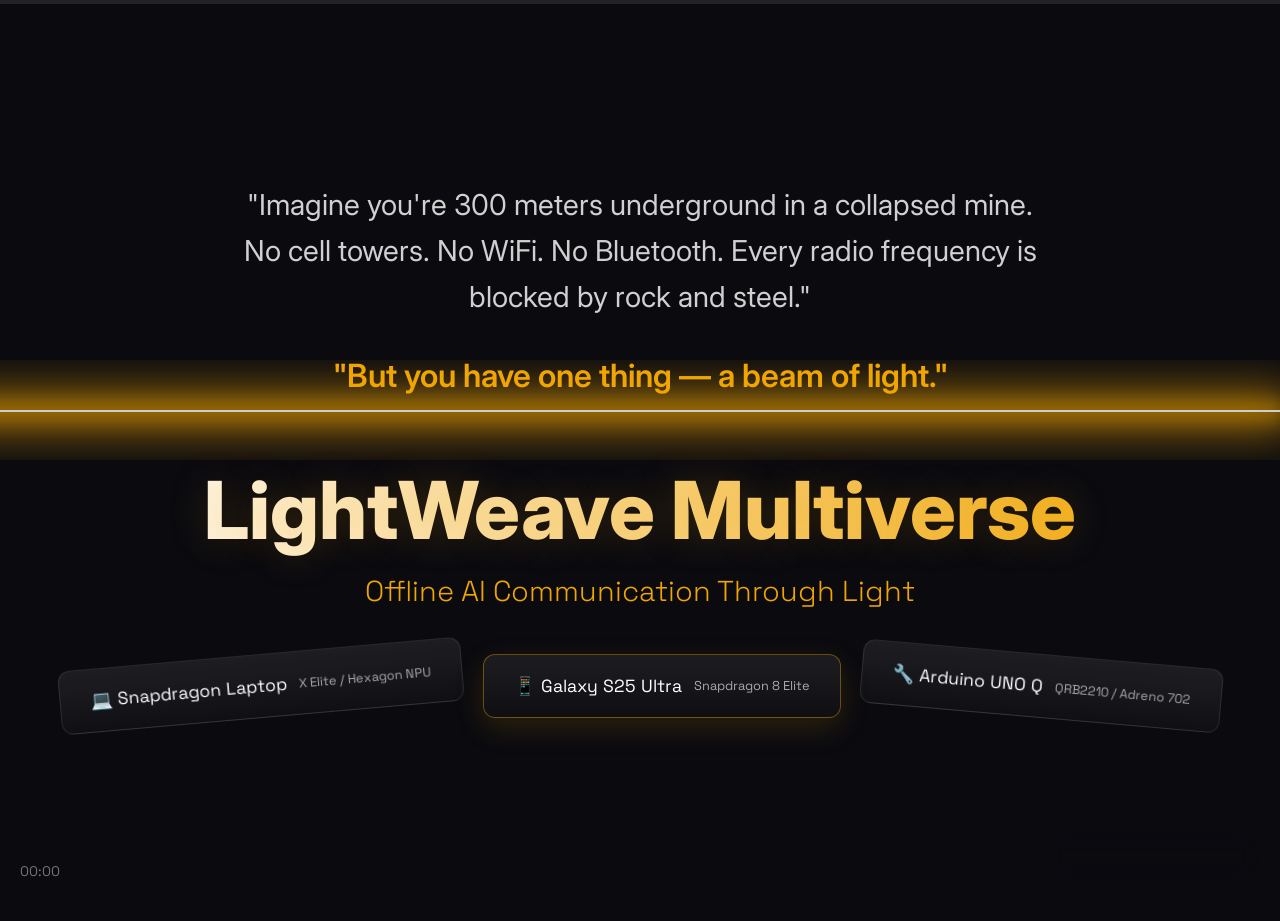
<file: presentation/index.html>
<!DOCTYPE html>
<html lang="en">
<head>
    <meta charset="UTF-8">
    <meta name="viewport" content="width=device-width, initial-scale=1.0">
    <title>LightWeave Multiverse</title>
    <link href="https://fonts.googleapis.com/css2?family=Inter:wght@300;400;600;800&family=Space+Grotesk:wght@400;600;700&display=swap" rel="stylesheet">
    <style>
        :root {
            --bg-color: #0a0a0f;
            --accent-color: #f0a500;
            --text-color: #ffffff;
            --text-muted: #a0a0a0;
            --card-bg: rgba(255, 255, 255, 0.03);
            --card-border: rgba(255, 255, 255, 0.1);
            --font-body: 'Inter', sans-serif;
            --font-tech: 'Space Grotesk', monospace;
        }

        * {
            box-sizing: border-box;
            margin: 0;
            padding: 0;
        }

        body {
            background-color: var(--bg-color);
            color: var(--text-color);
            font-family: var(--font-body);
            overflow: hidden;
            display: flex;
            justify-content: center;
            align-items: center;
            height: 100vh;
            width: 100vw;
            user-select: none;
        }

        /* UI Elements */
        #progress-container {
            position: fixed;
            top: 0;
            left: 0;
            width: 100%;
            height: 4px;
            background: rgba(255, 255, 255, 0.1);
            z-index: 100;
        }

        #progress-bar {
            height: 100%;
            width: 0%;
            background: var(--accent-color);
            box-shadow: 0 0 10px var(--accent-color);
            transition: width 0.4s ease;
        }

        #timer {
            position: fixed;
            bottom: 20px;
            left: 20px;
            font-family: var(--font-tech);
            color: var(--text-muted);
            font-size: 14px;
            z-index: 100;
            opacity: 0.7;
        }

        #controls {
            position: fixed;
            bottom: 20px;
            right: 20px;
            display: flex;
            align-items: center;
            gap: 15px;
            z-index: 100;
            background: rgba(10, 10, 15, 0.8);
            padding: 8px 16px;
            border-radius: 30px;
            border: 1px solid var(--card-border);
            backdrop-filter: blur(10px);
        }

        #slide-counter {
            font-family: var(--font-tech);
            font-size: 14px;
            min-width: 40px;
            text-align: center;
            color: var(--text-muted);
        }

        .control-btn {
            background: transparent;
            border: none;
            color: var(--text-color);
            font-size: 16px;
            cursor: pointer;
            padding: 5px;
            transition: color 0.2s, text-shadow 0.2s;
        }

        .control-btn:hover {
            color: var(--accent-color);
            text-shadow: 0 0 8px rgba(240, 165, 0, 0.5);
        }

        /* Presentation Container */
        #presentation {
            width: 100%;
            height: 100%;
            position: relative;
            /* Target 16:9 aspect ratio area for content */
            max-width: 177.78vh; 
            margin: 0 auto;
        }

        .slide {
            position: absolute;
            top: 0;
            left: 0;
            width: 100%;
            height: 100%;
            padding: 60px 40px;
            display: flex;
            flex-direction: column;
            justify-content: center;
            opacity: 0;
            pointer-events: none;
            transition: opacity 0.6s cubic-bezier(0.4, 0, 0.2, 1), transform 0.6s cubic-bezier(0.4, 0, 0.2, 1);
            transform: translateY(30px) scale(0.98);
        }

        .slide.active {
            opacity: 1;
            pointer-events: auto;
            transform: translateY(0) scale(1);
        }

        .slide.prev-slide {
            transform: translateY(-30px) scale(0.98);
        }

        .slide-content {
            max-width: 1200px;
            width: 100%;
            margin: 0 auto;
            position: relative;
            z-index: 10;
        }

        /* Typography */
        h1, h2, h3 {
            font-weight: 800;
            line-height: 1.2;
            margin-bottom: 20px;
        }

        .title {
            font-size: 3.5rem;
            background: linear-gradient(135deg, #fff 0%, #aaa 100%);
            -webkit-background-clip: text;
            -webkit-text-fill-color: transparent;
        }
        
        .huge-title {
            font-size: 5rem;
            background: linear-gradient(90deg, #fff 0%, var(--accent-color) 100%);
            -webkit-background-clip: text;
            -webkit-text-fill-color: transparent;
            margin-bottom: 10px;
            text-shadow: 0 0 40px rgba(240, 165, 0, 0.2);
        }

        .subtitle {
            font-size: 1.8rem;
            color: var(--text-muted);
            font-weight: 300;
            margin-bottom: 40px;
        }

        .tech-text {
            font-family: var(--font-tech);
            color: var(--accent-color);
        }

        p {
            font-size: 1.4rem;
            line-height: 1.6;
            margin-bottom: 20px;
            color: #d0d0d0;
        }

        /* Components */
        .card {
            background: var(--card-bg);
            border: 1px solid var(--card-border);
            border-radius: 16px;
            padding: 30px;
            backdrop-filter: blur(12px);
            box-shadow: 0 10px 30px rgba(0,0,0,0.5);
            transition: transform 0.3s, border-color 0.3s;
        }
        
        .card:hover {
            transform: translateY(-5px);
            border-color: rgba(240, 165, 0, 0.3);
        }

        .grid {
            display: grid;
            gap: 24px;
        }
        
        .grid-3 { grid-template-columns: repeat(3, 1fr); }
        .grid-4 { grid-template-columns: repeat(4, 1fr); }
        .grid-6 { grid-template-columns: repeat(3, 1fr); gap: 20px;}

        .pill {
            display: inline-block;
            padding: 8px 16px;
            border-radius: 30px;
            background: rgba(240, 165, 0, 0.1);
            color: var(--accent-color);
            border: 1px solid rgba(240, 165, 0, 0.3);
            font-family: var(--font-tech);
            font-size: 1rem;
            margin: 5px;
        }

        .callout {
            background: rgba(240, 165, 0, 0.05);
            border-left: 4px solid var(--accent-color);
            padding: 24px;
            border-radius: 0 12px 12px 0;
            margin-top: 30px;
            font-family: var(--font-tech);
            font-size: 1.1rem;
            line-height: 1.5;
        }

        .highlight {
            color: var(--accent-color);
            font-weight: 600;
        }

        .badge-green {
            background: rgba(34, 197, 94, 0.15);
            color: #4ade80;
            border: 1px solid rgba(34, 197, 94, 0.4);
            padding: 6px 12px;
            border-radius: 6px;
            font-family: var(--font-tech);
            font-size: 0.9rem;
            display: inline-flex;
            align-items: center;
            gap: 8px;
        }

        ul {
            list-style: none;
            padding-left: 0;
        }
        
        ul li {
            position: relative;
            padding-left: 24px;
            margin-bottom: 12px;
            font-size: 1.2rem;
            color: #d0d0d0;
        }
        
        ul li::before {
            content: "✦";
            position: absolute;
            left: 0;
            color: var(--accent-color);
            font-size: 0.8em;
            top: 4px;
        }

        /* Custom Diagrams */
        .flow-diagram {
            display: flex;
            align-items: center;
            justify-content: center;
            gap: 15px;
            margin: 40px 0;
            flex-wrap: wrap;
        }
        
        .flow-node {
            background: var(--card-bg);
            border: 1px solid var(--card-border);
            padding: 15px 25px;
            border-radius: 8px;
            font-family: var(--font-tech);
            font-size: 1.1rem;
            text-align: center;
        }

        .flow-arrow {
            color: var(--accent-color);
            font-weight: bold;
            font-size: 1.5rem;
        }

        .flow-laser {
            color: var(--accent-color);
            text-shadow: 0 0 10px var(--accent-color);
            font-weight: 700;
            letter-spacing: 2px;
            padding: 0 10px;
        }

        .frame-structure {
            display: flex;
            width: 100%;
            height: 60px;
            border-radius: 8px;
            overflow: hidden;
            margin: 40px 0;
            font-family: var(--font-tech);
            font-size: 0.9rem;
            font-weight: 600;
        }
        
        .frame-block {
            display: flex;
            align-items: center;
            justify-content: center;
            border-right: 1px solid rgba(0,0,0,0.3);
            text-align: center;
            padding: 0 10px;
            flex-direction: column;
        }
        .frame-block:last-child { border-right: none; }
        .frame-block span { font-size: 0.7rem; opacity: 0.7; font-weight: normal; margin-top: 4px; }

        .split-diagram {
            display: flex;
            gap: 30px;
            margin: 30px 0;
        }
        
        .split-half {
            flex: 1;
            padding: 30px;
            border-radius: 16px;
            border: 1px solid var(--card-border);
            background: var(--card-bg);
        }
        
        .split-half.gpu {
            border-color: rgba(240, 165, 0, 0.4);
            background: rgba(240, 165, 0, 0.05);
            box-shadow: inset 0 0 40px rgba(240, 165, 0, 0.05);
        }

        /* Specific Slide Styles & Animations */
        .dramatic-fade {
            opacity: 0;
            animation: fadeIn 2s forwards;
        }
        .delay-1 { animation-delay: 2s; }
        .delay-2 { animation-delay: 5s; }
        .delay-3 { animation-delay: 6.5s; }
        
        @keyframes fadeIn {
            to { opacity: 1; }
        }

        .beam-container {
            position: absolute;
            top: 40%;
            left: 0;
            width: 100%;
            height: 100px;
            pointer-events: none;
            z-index: 0;
            overflow: hidden;
        }
        
        .beam {
            position: absolute;
            top: 50%;
            left: -100%;
            width: 200%;
            height: 2px;
            background: #fff;
            box-shadow: 0 0 20px 5px var(--accent-color), 0 0 50px 15px var(--accent-color);
            animation: shootBeam 8s cubic-bezier(0.4, 0, 0.2, 1) infinite;
            transform-origin: center;
            opacity: 0.8;
        }

        @keyframes shootBeam {
            0% { transform: translateX(-50%) rotate(-3deg) scaleY(1); }
            50% { transform: translateX(20%) rotate(3deg) scaleY(3); opacity: 1; }
            100% { transform: translateX(100%) rotate(-3deg) scaleY(1); opacity: 0; }
        }

        .fan-cards {
            display: flex;
            justify-content: center;
            gap: 20px;
            margin-top: 40px;
        }
        
        .fan-card {
            background: linear-gradient(180deg, rgba(255,255,255,0.08) 0%, rgba(255,255,255,0.02) 100%);
            border: 1px solid rgba(255,255,255,0.1);
            padding: 20px 30px;
            border-radius: 12px;
            font-family: var(--font-tech);
            font-size: 1.1rem;
            display: flex;
            align-items: center;
            gap: 12px;
            transform: translateY(20px);
            opacity: 0;
            animation: slideUpFade 1s forwards;
        }
        .fan-card:nth-child(1) { animation-delay: 7s; transform: rotate(-5deg); }
        .fan-card:nth-child(2) { animation-delay: 7.3s; transform: translateY(-10px); z-index: 2; border-color: rgba(240, 165, 0, 0.4); box-shadow: 0 10px 30px rgba(240, 165, 0, 0.15);}
        .fan-card:nth-child(3) { animation-delay: 7.6s; transform: rotate(5deg); }

        @keyframes slideUpFade {
            to { opacity: 1; transform: translateY(0) rotate(var(--rot, 0deg)); }
        }

        .center-slide {
            text-align: center;
            align-items: center;
        }

        .click-layer {
            position: absolute;
            top: 0;
            width: 50%;
            height: 100%;
            z-index: 50;
            cursor: pointer;
        }
        #click-prev { left: 0; }
        #click-next { right: 0; }
        
        .ambient-glow {
            position: absolute;
            width: 800px;
            height: 800px;
            background: radial-gradient(circle, rgba(240,165,0,0.05) 0%, rgba(0,0,0,0) 70%);
            top: 50%;
            left: 50%;
            transform: translate(-50%, -50%);
            z-index: 0;
            pointer-events: none;
        }

    </style>
</head>
<body>

    <div id="progress-container"><div id="progress-bar"></div></div>
    <div id="timer">00:00</div>

    <!-- Invisible layers for click navigation -->
    <div class="click-layer" id="click-prev"></div>
    <div class="click-layer" id="click-next"></div>

    <div id="presentation">
        
        <!-- SLIDE 1: The Hook -->
        <div class="slide active center-slide" id="slide-1">
            <div class="beam-container">
                <div class="beam"></div>
            </div>
            <div class="slide-content" style="z-index: 2;">
                <p class="dramatic-fade" style="font-size: 1.8rem; max-width: 800px; margin: 0 auto 30px;">
                    "Imagine you're 300 meters underground in a collapsed mine. No cell towers. No WiFi. No Bluetooth. Every radio frequency is blocked by rock and steel."
                </p>
                <p class="dramatic-fade delay-1 highlight" style="font-size: 2rem; margin-bottom: 60px;">
                    "But you have one thing — a beam of light."
                </p>
                
                <div class="dramatic-fade delay-2">
                    <h1 class="huge-title">LightWeave Multiverse</h1>
                    <p class="subtitle tech-text">Offline AI Communication Through Light</p>
                </div>

                <div class="fan-cards">
                    <div class="fan-card dramatic-fade delay-3" style="--rot: -5deg;">
                        💻 Snapdragon Laptop<br><span style="font-size: 0.8rem; color:#aaa">X Elite / Hexagon NPU</span>
                    </div>
                    <div class="fan-card dramatic-fade delay-3" style="--rot: 0deg;">
                        📱 Galaxy S25 Ultra<br><span style="font-size: 0.8rem; color:#aaa">Snapdragon 8 Elite</span>
                    </div>
                    <div class="fan-card dramatic-fade delay-3" style="--rot: 5deg;">
                        🔧 Arduino UNO Q<br><span style="font-size: 0.8rem; color:#aaa">QRB2210 / Adreno 702</span>
                    </div>
                </div>
            </div>
        </div>

        <!-- SLIDE 2: The Aim -->
        <div class="slide" id="slide-2">
            <div class="slide-content">
                <h2 class="title">What is LightWeave Multiverse?</h2>
                <p class="subtitle">A fully offline optical communication system that compresses text, images, and audio using AI — then transmits through visible light.</p>
                
                <div class="flow-diagram">
                    <div class="flow-node">Windows PC</div>
                    <div class="flow-arrow">→</div>
                    <div class="flow-node">UNO Q TX</div>
                    <div class="flow-laser">✦ Laser ✦</div>
                    <div class="flow-node">UNO Q RX</div>
                    <div class="flow-arrow">→</div>
                    <div class="flow-node">Galaxy S25</div>
                </div>

                <div style="text-align: center; margin-bottom: 40px;">
                    <span class="pill">No Internet</span>
                    <span class="pill">No Cloud</span>
                    <span class="pill">No Radio</span>
                    <span class="pill" style="border-color: var(--accent-color); font-weight: bold;">Just Light + AI</span>
                </div>

                <div class="grid grid-3">
                    <div class="card">
                        <h3 class="tech-text">Three Media Types</h3>
                        <p>Text, Images, and Audio seamlessly supported and dynamically routed over the optical link.</p>
                    </div>
                    <div class="card">
                        <h3 class="tech-text">End-to-End</h3>
                        <p>Complete pipeline from a Snapdragon Laptop generating data to a Galaxy S25 receiving it.</p>
                    </div>
                    <div class="card">
                        <h3 class="tech-text">Hardware Accelerated</h3>
                        <p>Qualcomm accelerators leveraged at every single node in the architecture.</p>
                    </div>
                </div>
            </div>
        </div>

        <!-- SLIDE 3: Hardware Requirements -->
        <div class="slide" id="slide-3">
            <div class="slide-content">
                <h2 class="title">This Is Real Hardware</h2>
                <p class="subtitle">Not a pure software project — you can't just clone a repo and run it.</p>
                
                <div class="grid grid-4" style="margin-bottom: 30px;">
                    <div class="card" style="padding: 20px;">
                        <div style="font-size: 2rem; margin-bottom: 10px;">💻</div>
                        <h3 style="font-size: 1.2rem;">Snapdragon Laptop</h3>
                        <p style="font-size: 0.9rem; margin:0;" class="tech-text">AI compression engine</p>
                    </div>
                    <div class="card" style="padding: 20px; border-color: rgba(240, 165, 0, 0.4);">
                        <div style="font-size: 2rem; margin-bottom: 10px;">🔴</div>
                        <h3 style="font-size: 1.2rem;">UNO Q + Laser</h3>
                        <p style="font-size: 0.9rem; margin:0;" class="tech-text">Optical transmitter</p>
                    </div>
                    <div class="card" style="padding: 20px; border-color: rgba(240, 165, 0, 0.4);">
                        <div style="font-size: 2rem; margin-bottom: 10px;">📡</div>
                        <h3 style="font-size: 1.2rem;">UNO Q + Photodiode</h3>
                        <p style="font-size: 0.9rem; margin:0;" class="tech-text">Optical receiver + AI</p>
                    </div>
                    <div class="card" style="padding: 20px;">
                        <div style="font-size: 2rem; margin-bottom: 10px;">📱</div>
                        <h3 style="font-size: 1.2rem;">Galaxy S25 Ultra</h3>
                        <p style="font-size: 0.9rem; margin:0;" class="tech-text">Display + control</p>
                    </div>
                </div>

                <div class="card" style="background: rgba(0,0,0,0.5); text-align: center; margin-bottom: 20px; border-style: dashed;">
                    <p class="tech-text" style="margin-bottom: 5px;"><strong>Optical Link Specifications</strong></p>
                    <div style="display: flex; align-items: center; justify-content: center; gap: 15px; font-family: var(--font-tech);">
                        <span>Pin 9 TX</span>
                        <span style="color: var(--accent-color);">→</span>
                        <span>Laser Diode</span>
                        <span class="flow-laser">━━━━━━</span>
                        <span>Photodiode</span>
                        <span style="color: var(--accent-color);">→</span>
                        <span>Pin A0 RX</span>
                    </div>
                    <p style="font-size: 0.9rem; opacity: 0.7; margin: 10px 0 0 0;">25ms per bit · MSB-first · CRC-16 protected</p>
                </div>

                <div class="callout">
                    ⚡ <strong>One-time setup needs internet</strong> for dependencies & model weights. After that — <strong>WiFi OFF.</strong> An active network guard blocks all non-loopback connections at runtime.
                </div>
            </div>
        </div>

        <!-- SLIDE 4: Layer 1: Text -->
        <div class="slide" id="slide-4">
            <div class="slide-content">
                <h2 class="title">Layer 1: Text — Pure Hardware</h2>
                <p class="subtitle">No AI. No neural network. Just raw ASCII bytes.</p>
                
                <div class="frame-structure">
                    <div class="frame-block" style="background: #2d3748; flex: 2;">Magic "LW"<span>2 Bytes</span></div>
                    <div class="frame-block" style="background: #4a5568; flex: 1;">Version<span>1 Byte</span></div>
                    <div class="frame-block" style="background: #2c5282; flex: 1;">Profile 0x20<span>1 Byte</span></div>
                    <div class="frame-block" style="background: #2b6cb0; flex: 2;">Length<span>2 Bytes</span></div>
                    <div class="frame-block" style="background: #2a4365; flex: 4;">Media Param<span>4 Bytes</span></div>
                    <div class="frame-block" style="background: rgba(240, 165, 0, 0.2); color: var(--accent-color); flex: 8;">Payload<span>Variable</span></div>
                    <div class="frame-block" style="background: #742a2a; flex: 2;">CRC-16<span>2 Bytes</span></div>
                </div>

                <div class="grid grid-3" style="margin: 50px 0; text-align: center;">
                    <div>
                        <div style="font-size: 2.5rem; font-family: var(--font-tech); font-weight: bold; margin-bottom: 10px;">"Hello LightWeave"</div>
                        <p style="opacity: 0.7;">Original Payload</p>
                    </div>
                    <div>
                        <div style="font-size: 2.5rem; font-family: var(--font-tech); font-weight: bold; color: var(--accent-color); margin-bottom: 10px;">16 bytes</div>
                        <p style="opacity: 0.7;">Size</p>
                    </div>
                    <div>
                        <div style="font-size: 2.5rem; font-family: var(--font-tech); font-weight: bold; margin-bottom: 10px;">5.6 sec</div>
                        <p style="opacity: 0.7;">Transmission Time</p>
                    </div>
                </div>

                <div style="display: flex; justify-content: center; gap: 30px; font-family: var(--font-tech); font-size: 1.2rem;">
                    <span>CRC verified <span style="color:#4ade80">✓</span></span>
                    <span>Stop bit valid <span style="color:#4ade80">✓</span></span>
                    <span>Byte-for-byte identical <span style="color:#4ade80">✓</span></span>
                </div>

                <div style="text-align: center; margin-top: 50px; font-style: italic; opacity: 0.8; font-size: 1.5rem;">
                    "This is our foundation — a proven optical byte pipe. Now let's add AI."
                </div>
            </div>
        </div>

        <!-- SLIDE 5: Layer 2: Images -->
        <div class="slide" id="slide-5">
            <div class="slide-content">
                <h2 class="title">Layer 2: Images — Adding AI</h2>
                <p class="subtitle">A normal photo is millions of bytes. Our laser does 40 bits/second.</p>

                <div class="flow-diagram" style="margin: 20px 0 40px 0;">
                    <div style="font-size: 3rem;">📸</div>
                    <div class="flow-arrow">→</div>
                    <div class="flow-node" style="border-color: var(--accent-color);">CompressAI Neural Codec</div>
                    <div class="flow-arrow">→</div>
                    <div class="flow-node tech-text" style="font-weight: bold; font-size: 1.5rem;">216 bytes</div>
                    <div class="flow-arrow">→</div>
                    <div style="font-size: 3rem;">🖼️</div>
                </div>

                <div class="grid grid-3" style="margin-bottom: 30px;">
                    <div class="card">
                        <h3>Tiny Profile</h3>
                        <p class="tech-text" style="font-size: 1.1rem; margin-bottom: 5px;">64×64 Resolution</p>
                        <p style="margin-bottom: 5px; opacity: 0.8;">~80-124 bytes</p>
                        <p style="color: var(--accent-color);">~25 sec transit</p>
                    </div>
                    <div class="card" style="border-color: rgba(240, 165, 0, 0.4);">
                        <h3>Balanced Profile</h3>
                        <p class="tech-text" style="font-size: 1.1rem; margin-bottom: 5px;">128×128 Resolution</p>
                        <p style="margin-bottom: 5px; opacity: 0.8;">~216-664 bytes</p>
                        <p style="color: var(--accent-color);">~1-2.5 min transit</p>
                    </div>
                    <div class="card">
                        <h3>Quality Profile</h3>
                        <p class="tech-text" style="font-size: 1.1rem; margin-bottom: 5px;">256×256 Resolution</p>
                        <p style="margin-bottom: 5px; opacity: 0.8;">~716-2048 bytes</p>
                        <p style="color: var(--accent-color);">~3-7 min transit</p>
                    </div>
                </div>

                <div class="card" style="background: rgba(34, 197, 94, 0.05); border-color: rgba(34, 197, 94, 0.3);">
                    <div style="display: flex; justify-content: space-between; align-items: center; margin-bottom: 15px;">
                        <h3 style="margin: 0; color: #4ade80;">NPU Evidence</h3>
                        <div class="badge-green">✓ ZERO CPU FALLBACK</div>
                    </div>
                    <ul style="margin: 0;">
                        <li><strong>Windows:</strong> QNNExecutionProvider only — 0 CPU nodes — Hexagon HTP execution confirmed</li>
                        <li><strong>UNO Q:</strong> 16 compute layers pinned to Adreno 702 — strict no-fallback policy enforced</li>
                    </ul>
                </div>
            </div>
        </div>

        <!-- SLIDE 6: Layer 3: Audio -->
        <div class="slide" id="slide-6">
            <div class="slide-content">
                <h2 class="title">Layer 3: Audio — The Hardest Challenge</h2>
                <p class="subtitle">Meta EnCodec · 24 kHz mono · 188 bytes per second</p>

                <div class="split-diagram">
                    <div class="split-half">
                        <h3 class="tech-text" style="color: #fff;">CPU Processing</h3>
                        <div style="font-size: 1.2rem; margin-bottom: 15px; font-weight: 600;">Codebooks + Layers 0-4</div>
                        <p style="opacity: 0.8; font-style: italic;">Recurrent state (must be sequential)</p>
                        
                        <div style="margin-top: 30px; font-family: var(--font-tech);">
                            <div style="margin-bottom: 10px;">Exact sample counts: <span style="color:#4ade80; float:right">✓</span></div>
                            <div>Finite output: <span style="color:#4ade80; float:right">✓</span></div>
                        </div>
                    </div>
                    
                    <div class="split-half gpu">
                        <h3 class="tech-text" style="color: var(--accent-color);">GPU Acceleration</h3>
                        <div style="font-size: 1.2rem; margin-bottom: 15px; font-weight: 600;">Layers 5-15 · 39 compute layers</div>
                        <p style="opacity: 0.8; font-style: italic;">Adreno 702 Vulkan · Strict no-fallback</p>
                        
                        <div style="margin-top: 30px; font-family: var(--font-tech);">
                            <div style="margin-bottom: 10px;">Board parity vs PyTorch: <span style="color:var(--accent-color); float:right; font-weight:bold;">52.11 dB</span></div>
                        </div>
                    </div>
                </div>

                <div class="callout" style="border-left-color: #f87171; background: rgba(248, 113, 113, 0.05);">
                    <strong style="color: #f87171;">Honesty Note:</strong> We never claim full-NPU audio. The recurrent layers must stay on CPU — that's a mathematical constraint of the model architecture, not a shortcut. We log exactly what runs where.
                </div>
            </div>
        </div>

        <!-- SLIDE 7: Use Cases -->
        <div class="slide" id="slide-7">
            <div class="slide-content">
                <h2 class="title" style="text-align: center;">Where RF Fails, Light Succeeds</h2>
                
                <div class="grid grid-6" style="margin-top: 40px; margin-bottom: 40px;">
                    <div class="card" style="text-align: center; padding: 25px 20px;">
                        <div style="font-size: 3rem; margin-bottom: 15px;">⛏️</div>
                        <h3 style="font-size: 1.1rem; margin-bottom: 10px;">Underground Mines</h3>
                        <p style="font-size: 0.9rem; opacity: 0.7;">Rock blocks all radio frequencies</p>
                    </div>
                    <div class="card" style="text-align: center; padding: 25px 20px;">
                        <div style="font-size: 3rem; margin-bottom: 15px;">🚢</div>
                        <h3 style="font-size: 1.1rem; margin-bottom: 10px;">Submarines</h3>
                        <p style="font-size: 0.9rem; opacity: 0.7;">RF doesn't penetrate water</p>
                    </div>
                    <div class="card" style="text-align: center; padding: 25px 20px;">
                        <div style="font-size: 3rem; margin-bottom: 15px;">🏥</div>
                        <h3 style="font-size: 1.1rem; margin-bottom: 10px;">RF-Sensitive</h3>
                        <p style="font-size: 0.9rem; opacity: 0.7;">MRI rooms, fuel depots</p>
                    </div>
                    <div class="card" style="text-align: center; padding: 25px 20px;">
                        <div style="font-size: 3rem; margin-bottom: 15px;">🌋</div>
                        <h3 style="font-size: 1.1rem; margin-bottom: 10px;">Disaster Zones</h3>
                        <p style="font-size: 0.9rem; opacity: 0.7;">Towers destroyed, active jamming</p>
                    </div>
                    <div class="card" style="text-align: center; padding: 25px 20px;">
                        <div style="font-size: 3rem; margin-bottom: 15px;">🔒</div>
                        <h3 style="font-size: 1.1rem; margin-bottom: 10px;">Air-Gapped</h3>
                        <p style="font-size: 0.9rem; opacity: 0.7;">Classified secure environments</p>
                    </div>
                    <div class="card" style="text-align: center; padding: 25px 20px;">
                        <div style="font-size: 3rem; margin-bottom: 15px;">🛰️</div>
                        <h3 style="font-size: 1.1rem; margin-bottom: 10px;">Space</h3>
                        <p style="font-size: 0.9rem; opacity: 0.7;">Laser comm is NASA's future</p>
                    </div>
                </div>

                <div style="text-align: center; font-size: 1.6rem; font-weight: 300; max-width: 900px; margin: 0 auto; color: var(--accent-color);">
                    "No towers. No spectrum licenses. No infrastructure. Just two boards, a laser, a phone, and AI that fits in 200 bytes."
                </div>
            </div>
        </div>

        <!-- SLIDE 8: Qualcomm Ecosystem -->
        <div class="slide" id="slide-8">
            <div class="slide-content">
                <h2 class="title">Powered by Qualcomm — At Every Node</h2>
                <p class="subtitle">This is what the Qualcomm ecosystem makes possible.</p>

                <div class="grid grid-3" style="margin: 40px 0; position: relative;">
                    <!-- Connecting lines (visual only) -->
                    <div style="position: absolute; top: 50%; left: 15%; right: 15%; height: 2px; background: rgba(255,255,255,0.1); z-index: 0;"></div>
                    
                    <div class="card" style="position: relative; z-index: 1; text-align: center; border-color: rgba(240, 165, 0, 0.5); box-shadow: 0 0 30px rgba(240, 165, 0, 0.1);">
                        <div style="font-size: 3rem; margin-bottom: 20px;">💻</div>
                        <h3 style="font-size: 1.3rem;">Snapdragon X Elite</h3>
                        <p class="tech-text" style="font-size: 0.9rem; margin-bottom: 15px;">X1E80100</p>
                        <p style="font-size: 1rem; opacity: 0.8;">AI compression + Hexagon HTP decode</p>
                    </div>
                    
                    <div class="card" style="position: relative; z-index: 1; text-align: center; border-color: rgba(240, 165, 0, 0.5); box-shadow: 0 0 30px rgba(240, 165, 0, 0.1);">
                        <div style="font-size: 3rem; margin-bottom: 20px;">🔧</div>
                        <h3 style="font-size: 1.3rem;">Arduino UNO Q</h3>
                        <p class="tech-text" style="font-size: 0.9rem; margin-bottom: 15px;">QRB2210 + Adreno 702</p>
                        <p style="font-size: 1rem; opacity: 0.8;">Edge AI reconstruction via Vulkan</p>
                    </div>
                    
                    <div class="card" style="position: relative; z-index: 1; text-align: center; border-color: rgba(240, 165, 0, 0.5); box-shadow: 0 0 30px rgba(240, 165, 0, 0.1);">
                        <div style="font-size: 3rem; margin-bottom: 20px;">📱</div>
                        <h3 style="font-size: 1.3rem;">Galaxy S25 Ultra</h3>
                        <p class="tech-text" style="font-size: 0.9rem; margin-bottom: 15px;">Snapdragon 8 Elite</p>
                        <p style="font-size: 1rem; opacity: 0.8;">Offline display + USB control</p>
                    </div>
                </div>

                <div style="text-align: center; margin-top: 50px; font-size: 1.8rem; font-weight: 600; font-style: italic;">
                    "Three Qualcomm processors. Three form factors.<br>
                    <span style="color: var(--accent-color);">One coherent AI pipeline — completely offline.</span>"
                </div>
            </div>
        </div>

        <!-- SLIDE 9: Thank You -->
        <div class="slide center-slide" id="slide-9">
            <div class="ambient-glow"></div>
            <div class="slide-content" style="text-align: center; z-index: 2;">
                <h1 class="huge-title" style="font-size: 4rem;">LightWeave Multiverse</h1>
                <p class="subtitle" style="margin-bottom: 60px;">Offline AI Communication Through Light — Powered by Qualcomm</p>
                
                <div style="margin-bottom: 60px;">
                    <a href="https://github.com/WickedStereo/LightWeave" style="color: var(--accent-color); text-decoration: none; font-family: var(--font-tech); font-size: 1.5rem; border-bottom: 1px dashed var(--accent-color); padding-bottom: 5px;">
                        github.com/WickedStereo/LightWeave
                    </a>
                    <p style="margin-top: 20px; font-family: var(--font-tech); opacity: 0.6; font-size: 1rem;">MIT License | Open Source</p>
                </div>

                <div style="display: flex; justify-content: center; gap: 40px; font-size: 2.5rem; opacity: 0.5;">
                    <div>💻</div>
                    <div>📱</div>
                    <div>🔧</div>
                </div>
            </div>
        </div>

        <!-- Controls -->
        <div id="controls">
            <button class="control-btn" id="prev-btn" title="Previous Slide">◀</button>
            <span id="slide-counter">1 / 9</span>
            <button class="control-btn" id="next-btn" title="Next Slide">▶</button>
            <div style="width: 1px; height: 16px; background: rgba(255,255,255,0.2); margin: 0 5px;"></div>
            <button class="control-btn" id="fullscreen-btn" title="Toggle Fullscreen (F)">⛶</button>
        </div>

    </div>

    <script>
        document.addEventListener('DOMContentLoaded', () => {
            const slides = document.querySelectorAll('.slide');
            const totalSlides = slides.length;
            let currentSlide = 0;
            
            const prevBtn = document.getElementById('prev-btn');
            const nextBtn = document.getElementById('next-btn');
            const counter = document.getElementById('slide-counter');
            const progressBar = document.getElementById('progress-bar');
            const fullscreenBtn = document.getElementById('fullscreen-btn');
            const timerEl = document.getElementById('timer');
            
            const clickPrev = document.getElementById('click-prev');
            const clickNext = document.getElementById('click-next');

            let timerStarted = false;
            let startTime = 0;
            let timerInterval;

            function startTimer() {
                if (timerStarted) return;
                timerStarted = true;
                startTime = Date.now();
                
                timerInterval = setInterval(() => {
                    const elapsed = Math.floor((Date.now() - startTime) / 1000);
                    const minutes = Math.floor(elapsed / 60).toString().padStart(2, '0');
                    const seconds = (elapsed % 60).toString().padStart(2, '0');
                    timerEl.textContent = `${minutes}:${seconds}`;
                }, 1000);
            }

            function updateSlides() {
                slides.forEach((slide, index) => {
                    slide.classList.remove('active', 'prev-slide');
                    if (index === currentSlide) {
                        slide.classList.add('active');
                    } else if (index < currentSlide) {
                        slide.classList.add('prev-slide');
                    }
                });

                counter.textContent = `${currentSlide + 1} / ${totalSlides}`;
                progressBar.style.width = `${((currentSlide) / (totalSlides - 1)) * 100}%`;
                
                // Re-trigger animations for slide 1 if active
                if(currentSlide === 0) {
                    const animatedElements = slides[0].querySelectorAll('.dramatic-fade');
                    animatedElements.forEach(el => {
                        el.style.animation = 'none';
                        el.offsetHeight; // trigger reflow
                        el.style.animation = null; 
                    });
                }
            }

            function nextSlide() {
                startTimer();
                if (currentSlide < totalSlides - 1) {
                    currentSlide++;
                    updateSlides();
                }
            }

            function prevSlide() {
                startTimer();
                if (currentSlide > 0) {
                    currentSlide--;
                    updateSlides();
                }
            }

            function toggleFullscreen() {
                startTimer();
                if (!document.fullscreenElement) {
                    document.documentElement.requestFullscreen().catch(err => {
                        console.log(`Error attempting to enable fullscreen: ${err.message}`);
                    });
                } else {
                    if (document.exitFullscreen) {
                        document.exitFullscreen();
                    }
                }
            }

            // Event Listeners
            prevBtn.addEventListener('click', (e) => { e.stopPropagation(); prevSlide(); });
            nextBtn.addEventListener('click', (e) => { e.stopPropagation(); nextSlide(); });
            fullscreenBtn.addEventListener('click', (e) => { e.stopPropagation(); toggleFullscreen(); });
            
            clickPrev.addEventListener('click', prevSlide);
            clickNext.addEventListener('click', nextSlide);

            document.addEventListener('keydown', (e) => {
                startTimer();
                if (e.key === 'ArrowRight' || e.key === ' ' || e.key === 'Enter') {
                    nextSlide();
                } else if (e.key === 'ArrowLeft') {
                    prevSlide();
                } else if (e.key === 'f' || e.key === 'F') {
                    toggleFullscreen();
                }
            });

            // Touch support
            let touchStartX = 0;
            let touchEndX = 0;
            
            document.addEventListener('touchstart', e => {
                touchStartX = e.changedTouches[0].screenX;
            }, {passive: true});

            document.addEventListener('touchend', e => {
                touchEndX = e.changedTouches[0].screenX;
                handleSwipe();
            }, {passive: true});

            function handleSwipe() {
                startTimer();
                const swipeThreshold = 50;
                if (touchEndX < touchStartX - swipeThreshold) {
                    nextSlide();
                }
                if (touchEndX > touchStartX + swipeThreshold) {
                    prevSlide();
                }
            }

            // Initial setup
            updateSlides();
        });
    </script>
</body>
</html>
</file>
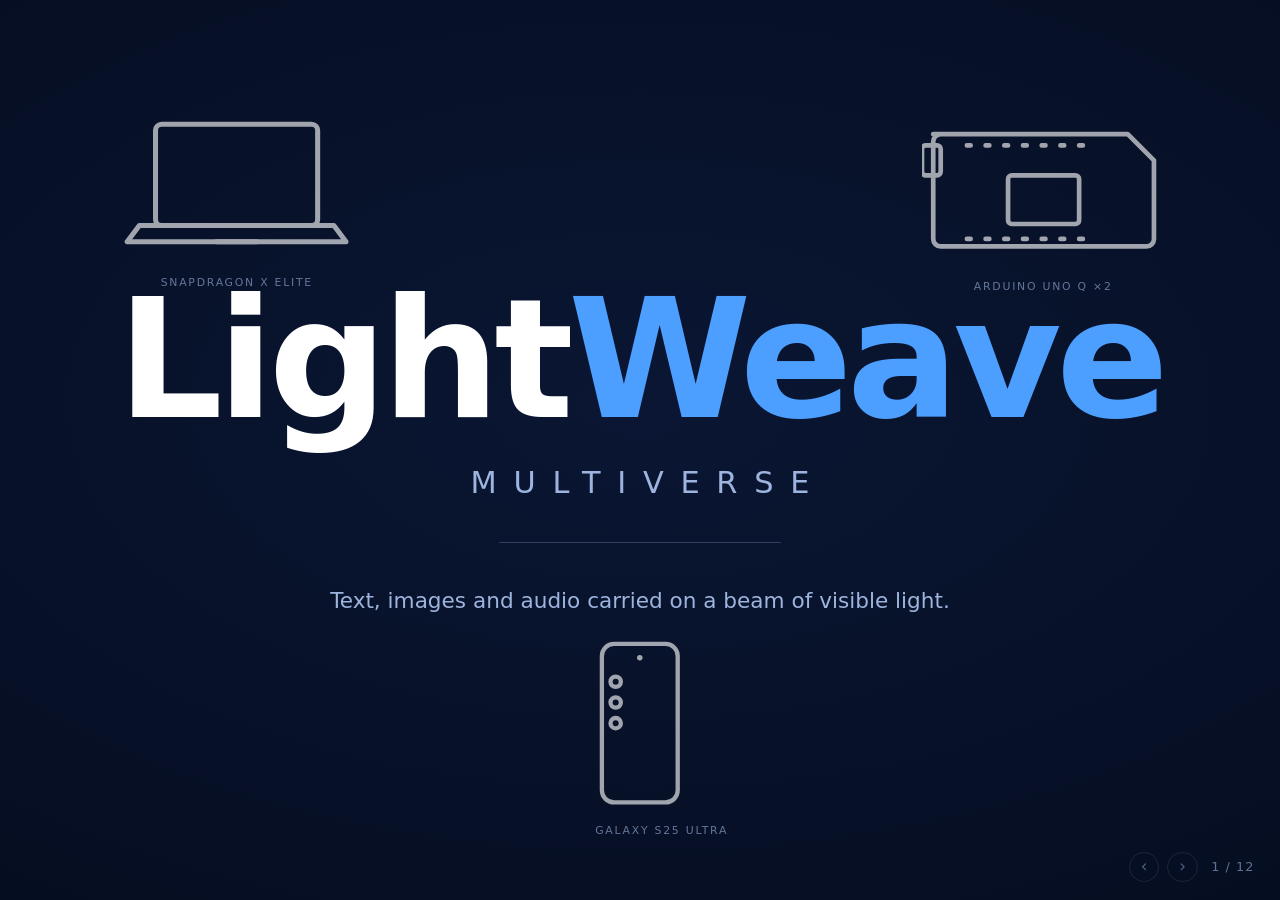
<file: presentation.html>
<!DOCTYPE html>
<html lang="en">
<head>
<meta charset="utf-8">
<meta name="viewport" content="width=device-width, initial-scale=1">
<title>LightWeave Multiverse</title>
<style>
  :root {
    --bg:      #0a1633;   /* deep blue */
    --bg-deep: #050d20;
    --fg:      #ffffff;   /* white */
    --dim:     #9db4de;   /* muted blue-white */
    --accent:  #4d9fff;   /* bright blue */
    --line:    rgba(157, 180, 222, 0.28);
    --laser:   #ff3b30;   /* laser red */
  }

  * { box-sizing: border-box; }

  html, body {
    margin: 0;
    height: 100%;
    background: var(--bg-deep);
    color: var(--fg);
    font-family: "Inter", "Segoe UI", system-ui, -apple-system, sans-serif;
    overflow: hidden;
  }

  /* ---------- slide framework ---------- */
  .slide {
    position: absolute;
    inset: 0;
    display: none;
    flex-direction: column;
    align-items: center;
    justify-content: center;
    padding: 4vh 4vw;
    background: radial-gradient(ellipse 90% 70% at 50% 45%, var(--bg) 0%, var(--bg-deep) 100%);
  }
  .slide.active { display: flex; }

  .nav {
    position: fixed;
    bottom: 2vh;
    right: 2vw;
    display: flex;
    align-items: center;
    gap: 0.5rem;
    z-index: 10;
  }
  .counter {
    font-size: 0.8rem;
    color: var(--dim);
    opacity: 0.6;
    letter-spacing: 0.08em;
    margin-left: 0.35rem;
  }
  .nav button {
    width: 1.9rem;
    height: 1.9rem;
    display: grid;
    place-items: center;
    padding: 0;
    border: 1px solid var(--line);
    border-radius: 50%;
    background: transparent;
    color: var(--dim);
    font-family: inherit;
    font-size: 1.05rem;
    line-height: 1;
    opacity: 0.5;
    cursor: pointer;
    transition: opacity 0.15s ease, border-color 0.15s ease, color 0.15s ease;
  }
  .nav button:hover,
  .nav button:focus-visible {
    opacity: 1;
    color: var(--accent);
    border-color: var(--accent);
    outline: none;
  }

  /* ---------- slide 1: title ---------- */
  .title-block {
    text-align: center;
    z-index: 2;
  }

  .title {
    font-size: clamp(3.5rem, 13vw, 11rem);
    font-weight: 700;
    letter-spacing: -0.035em;
    line-height: 0.95;
    margin: 0;
  }
  .title .weave { color: var(--accent); }

  .subtitle {
    margin-top: 1.6rem;
    font-size: clamp(1rem, 2.6vw, 1.9rem);
    font-weight: 400;
    letter-spacing: 0.55em;
    text-indent: 0.55em;
    color: var(--dim);
    text-transform: uppercase;
  }

  .rule {
    width: clamp(120px, 22vw, 340px);
    height: 1px;
    background: var(--line);
    margin: 2.6rem auto;
  }

  .tagline {
    font-size: clamp(0.9rem, 1.7vw, 1.35rem);
    color: var(--dim);
    max-width: min(64ch, 92vw);
    margin: 0 auto;
    line-height: 1.6;
  }

  /* ---------- floating device icons ---------- */
  .device {
    position: absolute;
    color: var(--fg);
    opacity: 0.62;
    z-index: 1;
  }
  .device svg { display: block; width: 100%; height: auto; }

  .device .label {
    display: block;
    margin-top: 0.9rem;
    text-align: center;
    font-size: clamp(0.6rem, 0.85vw, 0.8rem);
    letter-spacing: 0.16em;
    text-transform: uppercase;
    color: var(--dim);
    white-space: nowrap;
  }

  /* symmetric triangle around the centred title */
  .d-laptop {
    width: clamp(130px, 19vw, 290px);
    top: 12%;
    left: 9%;
    animation: float-l 7.5s ease-in-out infinite;
  }
  .d-board {
    width: clamp(130px, 19vw, 290px);
    top: 12%;
    right: 9%;
    animation: float-r 8.5s ease-in-out infinite;
  }
  .d-phone {
    width: clamp(52px, 7vw, 108px);
    bottom: 7%;
    left: 0;
    right: 0;
    margin-inline: auto;
    animation: float-c 9.5s ease-in-out infinite;
  }

  @keyframes float-l {
    0%, 100% { transform: translateY(0)     rotate(-3deg); }
    50%      { transform: translateY(-20px) rotate(-1deg); }
  }
  @keyframes float-r {
    0%, 100% { transform: translateY(0)     rotate(3deg); }
    50%      { transform: translateY(-20px) rotate(1deg); }
  }
  @keyframes float-c {
    0%, 100% { transform: translateY(0)     rotate(0deg); }
    50%      { transform: translateY(-16px) rotate(0deg); }
  }

  @media (prefers-reduced-motion: reduce) {
    .device, .emit, .beam::after, .bits span,
    .end-beam::after, .mini-beam { animation: none !important; }
    .typed { animation: none !important; width: 17ch; }
  }

  /* ---------- shared content-slide styles ---------- */
  .wrap {
    width: min(1180px, 92vw);
    margin: 0 auto;
    text-align: center;
  }

  .kicker {
    font-size: clamp(0.65rem, 0.95vw, 0.85rem);
    letter-spacing: 0.32em;
    text-transform: uppercase;
    color: var(--accent);
    margin-bottom: 1.1rem;
  }

  h2 {
    font-size: clamp(1.7rem, 4.2vw, 3.4rem);
    font-weight: 700;
    letter-spacing: -0.025em;
    line-height: 1.05;
    margin: 0;
  }
  h2 em { font-style: normal; color: var(--accent); }

  .lead {
    margin: 1.6rem auto 0;
    max-width: 62ch;
    font-size: clamp(0.9rem, 1.5vw, 1.25rem);
    line-height: 1.65;
    color: var(--dim);
  }
  .lead strong { color: var(--fg); font-weight: 600; }

  /* ---------- comparison table ---------- */
  .cmp {
    width: 100%;
    border-collapse: collapse;
    margin-top: clamp(1.5rem, 3vh, 2.6rem);
    font-size: clamp(0.7rem, 1.15vw, 1rem);
  }
  .cmp th, .cmp td {
    padding: clamp(0.5rem, 1.1vh, 0.85rem) clamp(0.5rem, 1vw, 1rem);
    border-bottom: 1px solid var(--line);
    text-align: left;
    vertical-align: middle;
  }
  .cmp thead th {
    font-size: clamp(0.65rem, 0.95vw, 0.85rem);
    letter-spacing: 0.14em;
    text-transform: uppercase;
    color: var(--dim);
    font-weight: 600;
    border-bottom-color: var(--dim);
  }
  .cmp tbody th {
    font-weight: 500;
    color: var(--dim);
    white-space: nowrap;
  }
  .cmp td { color: var(--fg); }

  /* highlight the light column */
  .cmp .col-light {
    background: rgba(77, 159, 255, 0.10);
    color: var(--fg);
    font-weight: 600;
  }
  .cmp thead .col-light {
    color: var(--accent);
    background: rgba(77, 159, 255, 0.14);
    border-bottom-color: var(--accent);
  }
  .yes { color: var(--accent); font-weight: 700; }
  .no  { color: var(--dim);    opacity: 0.75; }

  .hw-note {
    margin: clamp(1rem, 2.2vh, 1.5rem) auto 0;
    max-width: 66ch;
    font-size: clamp(0.72rem, 1.1vw, 0.95rem);
    line-height: 1.6;
    color: var(--dim);
  }
  .hw-note strong { color: var(--fg); font-weight: 600; }

  /* ---------- slide 3: split layout ---------- */
  .wrap-split {
    display: grid;
    grid-template-columns: minmax(0, 0.82fr) minmax(0, 1.18fr);
    gap: clamp(1.4rem, 4vw, 3.4rem);
    align-items: center;
    text-align: left;
  }
  .wrap-split .lead { margin: 1.3rem 0 0; max-width: 44ch; }

  .punch {
    margin: clamp(1.1rem, 2.6vh, 1.7rem) 0 0;
    max-width: 44ch;
    font-size: clamp(0.82rem, 1.3vw, 1.08rem);
    line-height: 1.6;
    color: var(--dim);
  }
  .punch strong { color: var(--fg); font-weight: 600; }
  .punch .next { color: var(--accent); font-weight: 600; }

  /* --- the whole non-AI text encoder, as arithmetic --- */
  .math {
    display: inline-block;
    text-align: left;
    margin-top: clamp(1rem, 2.4vh, 1.5rem);
    border: 1px solid var(--line);
    border-radius: 6px;
    padding: clamp(0.55rem, 1.5vh, 0.9rem) clamp(0.7rem, 1.4vw, 1.1rem);
    font-family: ui-monospace, "SFMono-Regular", Consolas, monospace;
  }
  .math p {
    margin: 0;
    font-size: clamp(0.58rem, 0.93vw, 0.8rem);
    line-height: 1.65;
    color: var(--dim);
  }
  .math p b { color: var(--fg); font-weight: 600; }
  .math .res {
    margin-top: 0.4rem;
    padding-top: 0.4rem;
    border-top: 1px solid var(--line);
  }
  .math .res span { color: var(--accent); font-weight: 700; letter-spacing: 0.08em; }


  /* ---------- architecture: making bytes vs moving bytes ---------- */
  .stack { margin-top: clamp(1.1rem, 2.8vh, 1.9rem); }
  .stack-row {
    display: grid;
    grid-template-columns: repeat(3, minmax(0, 1fr));
    gap: clamp(0.45rem, 1.2vw, 0.95rem);
  }
  .src {
    border: 1px solid var(--line);
    border-radius: 6px;
    padding: clamp(0.6rem, 1.6vh, 0.95rem) clamp(0.5rem, 1.1vw, 0.9rem);
    text-align: center;
  }
  .src b {
    display: block;
    font-size: clamp(0.78rem, 1.3vw, 1.05rem);
    font-weight: 700;
    letter-spacing: -0.015em;
    color: var(--fg);
  }
  .src span {
    display: block;
    margin-top: 0.38rem;
    font-size: clamp(0.55rem, 0.82vw, 0.72rem);
    line-height: 1.45;
    color: var(--dim);
  }
  .src .tag {
    display: inline-block;
    margin-top: 0.5rem;
    padding: 0.18rem 0.52rem;
    border-radius: 3px;
    font-size: clamp(0.46rem, 0.66vw, 0.58rem);
    letter-spacing: 0.14em;
    text-transform: uppercase;
    font-weight: 700;
  }
  .tag.ai   { background: rgba(77, 159, 255, 0.20); color: var(--accent); }
  .tag.noai { background: rgba(157, 180, 222, 0.14); color: var(--dim); }

  .funnel {
    display: block;
    width: min(70%, 620px);
    height: clamp(16px, 2.6vh, 26px);
    margin: clamp(0.35rem, 0.9vh, 0.6rem) auto;
    color: var(--line);
  }

  .band-row {
    border: 1px solid var(--line);
    border-radius: 6px;
    padding: clamp(0.55rem, 1.5vh, 0.9rem) clamp(0.8rem, 1.6vw, 1.3rem);
    display: flex;
    align-items: baseline;
    justify-content: center;
    flex-wrap: wrap;
    gap: 0.3rem clamp(0.6rem, 1.6vw, 1.3rem);
    text-align: center;
  }
  .band-row + .band-row { margin-top: clamp(0.35rem, 0.9vh, 0.6rem); }
  .band-row.acc { border-color: var(--accent); background: rgba(77, 159, 255, 0.10); }
  .band-row b {
    font-size: clamp(0.52rem, 0.78vw, 0.68rem);
    letter-spacing: 0.17em;
    text-transform: uppercase;
    color: var(--dim);
    white-space: nowrap;
  }
  .band-row.acc b { color: var(--accent); }
  .band-row b i { font-style: normal; font-weight: 400; opacity: 0.72; }
  .band-row p {
    margin: 0;
    font-size: clamp(0.6rem, 0.94vw, 0.81rem);
    line-height: 1.5;
    color: var(--dim);
  }
  .band-row p strong { color: var(--fg); font-weight: 600; }

  /* --- the basic on/off logic, as numbered steps --- */
  .logic {
    margin: clamp(1rem, 2.4vh, 1.5rem) 0 0;
    padding: 0;
    list-style: none;
    counter-reset: step;
  }
  .logic li {
    position: relative;
    counter-increment: step;
    padding-left: 2rem;
    margin-bottom: 0.6rem;
    font-size: clamp(0.72rem, 1.15vw, 0.95rem);
    line-height: 1.55;
    color: var(--dim);
  }
  .logic li:last-child { margin-bottom: 0; }
  .logic li::before {
    content: counter(step);
    position: absolute;
    left: 0;
    top: 0.1em;
    width: 1.35rem;
    height: 1.35rem;
    border: 1px solid var(--accent);
    border-radius: 50%;
    display: grid;
    place-items: center;
    font-size: 0.7em;
    font-weight: 700;
    color: var(--accent);
  }
  .logic strong { color: var(--fg); font-weight: 600; }
  .logic .bit {
    font-family: ui-monospace, "SFMono-Regular", Consolas, monospace;
    font-weight: 700;
    color: var(--accent);
  }
  .logic.row3 {
    display: grid;
    grid-template-columns: repeat(3, minmax(0, 1fr));
    gap: clamp(0.8rem, 2.2vw, 2rem);
    margin-top: clamp(1.1rem, 2.8vh, 1.9rem);
    text-align: left;
  }
  .logic.row3 li { margin-bottom: 0; }

  /* --- transmitted / recovered waveform --- */
  .wave {
    margin: clamp(1.2rem, 3vh, 2rem) auto 0;
    width: min(760px, 100%);
    border: 1px solid var(--line);
    border-radius: 6px;
    padding: clamp(0.8rem, 2vh, 1.3rem) clamp(0.9rem, 2vw, 1.6rem);
    background: rgba(77, 159, 255, 0.05);
  }
  .wave svg { display: block; width: 100%; height: auto; }
  .wave .trace { stroke: var(--accent); stroke-width: 2.4; fill: none; }
  .wave .thresh { stroke: var(--dim); stroke-width: 1; stroke-dasharray: 4 4; opacity: 0.55; }
  .wave .digit {
    fill: var(--fg);
    font-family: ui-monospace, "SFMono-Regular", Consolas, monospace;
    font-size: 11px;
    font-weight: 700;
    text-anchor: middle;
  }
  .wave .rowlbl {
    fill: var(--dim);
    font-size: 7.5px;
    letter-spacing: 1.1px;
    text-anchor: end;
    opacity: 0.8;
  }
  .wave .marklbl {
    fill: var(--dim);
    font-size: 7px;
    letter-spacing: 1px;
    opacity: 0.7;
  }

  /* --- animated optical link --- */
  .link-strip {
    display: grid;
    grid-template-columns: auto minmax(0, 1fr) auto auto auto;
    align-items: center;
    gap: clamp(0.4rem, 1.2vw, 1rem);
    width: min(960px, 100%);
    margin: clamp(1.4rem, 3.4vh, 2.4rem) auto 0;
  }
  .node { text-align: center; color: var(--fg); }
  .node svg { display: block; margin: 0 auto; width: clamp(58px, 7vw, 104px); height: auto; }
  .lbl {
    display: block;
    margin-top: 0.5rem;
    font-size: clamp(0.52rem, 0.75vw, 0.7rem);
    letter-spacing: 0.13em;
    text-transform: uppercase;
    color: var(--dim);
    white-space: nowrap;
  }

  /* short USB tether between the receiving board and the phone */
  .wire { position: relative; width: clamp(28px, 4vw, 58px); height: 46px; }
  .wire::after {
    content: "";
    position: absolute;
    top: 50%; left: 0; right: 0;
    height: 2px;
    margin-top: -1px;
    background: var(--line);
  }
  .wire em {
    position: absolute;
    top: 1px; left: 0; right: 0;
    text-align: center;
    font-style: normal;
    font-size: clamp(0.42rem, 0.6vw, 0.54rem);
    letter-spacing: 0.14em;
    text-transform: uppercase;
    color: var(--dim);
    opacity: 0.6;
  }

  .emit { color: var(--laser); animation: blink 0.55s steps(2, end) infinite; }
  @keyframes blink { 0%, 49% { opacity: 1; } 50%, 100% { opacity: 0.15; } }

  .beam { position: relative; height: 46px; }
  .beam::after {
    content: "";
    position: absolute;
    top: 50%; left: 0; right: 0;
    height: 2px;
    margin-top: -1px;
    background: repeating-linear-gradient(90deg,
      var(--laser) 0 9px, rgba(255, 59, 48, 0.07) 9px 24px);
    background-size: 24px 100%;
    box-shadow: 0 0 12px rgba(255, 59, 48, 0.55);
    animation: pulse-run 0.55s linear infinite;
  }
  @keyframes pulse-run { from { background-position: 0 0; } to { background-position: 24px 0; } }

  .bits {
    position: absolute;
    left: 0; right: 0; top: 0;
    overflow: hidden;
    font-family: ui-monospace, "SFMono-Regular", Consolas, monospace;
    font-size: clamp(0.55rem, 0.8vw, 0.74rem);
    letter-spacing: 0.14em;
    color: var(--dim);
    opacity: 0.72;
    white-space: nowrap;
  }
  .bits span { display: inline-block; animation: bits-run 14s linear infinite; }
  .bits i {
    font-style: normal;
    font-weight: 700;
    color: var(--accent);
    opacity: 0.95;
    margin-right: 0.35em;
  }
  @keyframes bits-run { from { transform: translateX(-50%); } to { transform: translateX(0); } }

  .phone {
    width: clamp(104px, 12vw, 148px);
    aspect-ratio: 1 / 1.3;
    margin: 0 auto;
    border: 2px solid currentColor;
    border-radius: 10px;
    padding: clamp(5px, 0.8vw, 9px);
    display: flex;
    align-items: center;
    justify-content: center;
  }
  .typed {
    font-family: ui-monospace, "SFMono-Regular", Consolas, monospace;
    font-size: clamp(0.55rem, 0.88vw, 0.8rem);
    letter-spacing: 0.01em;
    color: var(--accent);
    white-space: nowrap;
    overflow: hidden;
    border-right: 1.5px solid var(--accent);
    width: 0;
    animation: type 9s steps(17, end) infinite;
  }
  @keyframes type {
    0%        { width: 0; }
    45%, 85% { width: 17ch; }
    100%      { width: 0; }
  }

  @media (max-width: 900px) {
    .wrap-split { grid-template-columns: 1fr; gap: 1.4rem; }
  }

  /* ---------- slide 4: raw vs AI ---------- */
  .wrap-tight h2 { font-size: clamp(1.5rem, 3.3vw, 2.7rem); }
  .wrap-tight .lead {
    margin-top: 1.1rem;
    max-width: 68ch;
    font-size: clamp(0.82rem, 1.28vw, 1.05rem);
  }

  .versus {
    display: grid;
    grid-template-columns: 1fr auto 1fr;
    align-items: stretch;
    gap: clamp(0.5rem, 1.5vw, 1.3rem);
    margin-top: clamp(1.1rem, 2.6vh, 1.9rem);
  }
  .vs-card {
    border: 1px solid var(--line);
    border-radius: 6px;
    padding: clamp(0.7rem, 1.7vh, 1.15rem) clamp(0.7rem, 1.5vw, 1.3rem);
    text-align: center;
  }
  .vs-card.win {
    border-color: var(--accent);
    background: rgba(77, 159, 255, 0.10);
  }
  .vs-card b {
    display: block;
    font-size: clamp(0.58rem, 0.86vw, 0.74rem);
    letter-spacing: 0.17em;
    text-transform: uppercase;
    color: var(--dim);
    margin-bottom: 0.6rem;
  }
  .vs-card.win b { color: var(--accent); }
  .vs-big {
    font-size: clamp(1.35rem, 3.3vw, 2.5rem);
    font-weight: 700;
    letter-spacing: -0.025em;
    line-height: 1;
  }
  .vs-card.win .vs-big { color: var(--accent); }
  .vs-sub {
    margin: 0.55rem 0 0;
    font-size: clamp(0.6rem, 0.9vw, 0.78rem);
    line-height: 1.5;
    color: var(--dim);
  }
  .vs-mid {
    display: flex;
    flex-direction: column;
    align-items: center;
    justify-content: center;
    gap: 0.2rem;
    padding: 0 clamp(0.2rem, 0.6vw, 0.6rem);
  }
  .vs-mid strong {
    font-size: clamp(0.95rem, 1.9vw, 1.5rem);
    font-weight: 700;
    color: var(--accent);
    letter-spacing: -0.02em;
  }
  .vs-mid i {
    font-style: normal;
    font-size: clamp(0.52rem, 0.76vw, 0.66rem);
    letter-spacing: 0.16em;
    text-transform: uppercase;
    color: var(--dim);
    white-space: nowrap;
  }

  /* encode -> beam -> reconstruct pipeline */
  .pipe {
    display: grid;
    grid-template-columns: minmax(0, 1fr) auto minmax(0, 1fr);
    align-items: stretch;
    gap: clamp(0.4rem, 1.2vw, 1rem);
    margin-top: clamp(1.2rem, 3vh, 2rem);
  }
  .pipe-mid {
    display: flex;
    flex-direction: column;
    align-items: center;
    justify-content: center;
    gap: 0.55rem;
    width: clamp(56px, 11vw, 150px);
    padding: 0 clamp(0.2rem, 0.7vw, 0.5rem);
  }
  .pipe-mid .mini-beam { width: 100%; }
  .pipe-mid em {
    font-style: normal;
    font-size: clamp(0.48rem, 0.72vw, 0.64rem);
    letter-spacing: 0.15em;
    text-transform: uppercase;
    color: var(--dim);
    white-space: nowrap;
  }

  /* input / no-AI / AI reconstruction comparison strip */
  .strip {
    display: grid;
    grid-template-columns: repeat(5, minmax(0, 1fr));
    gap: clamp(0.35rem, 1vw, 0.85rem);
    width: min(820px, 100%);
    margin: clamp(1rem, 2.6vh, 1.7rem) auto 0;
  }
  .frame { margin: 0; text-align: center; }
  .frame img {
    display: block;
    width: 100%;
    aspect-ratio: 1 / 1;
    object-fit: cover;
    border: 1px solid var(--line);
    border-radius: 4px;
    background: #000;
    image-rendering: pixelated;
  }
  .frame.acc img { border-color: var(--accent); }
  .frame figcaption { margin-top: 0.45rem; }
  .frame b {
    display: block;
    font-size: clamp(0.52rem, 0.8vw, 0.7rem);
    font-weight: 700;
    letter-spacing: 0.09em;
    text-transform: uppercase;
    color: var(--fg);
  }
  .frame.acc b { color: var(--accent); }
  .frame i {
    display: block;
    margin-top: 0.15rem;
    font-style: normal;
    font-size: clamp(0.48rem, 0.73vw, 0.64rem);
    color: var(--dim);
  }

  @media (max-width: 760px) {
    .strip { grid-template-columns: repeat(3, minmax(0, 1fr)); }
  }

  @media (max-width: 900px) {
    .pipe { grid-template-columns: 1fr; }
    .pipe-mid { width: 100%; }
  }

  /* tier table */
  .cmp-tiers { margin-top: clamp(1.1rem, 2.6vh, 1.9rem); }
  .cmp-tiers tbody th { white-space: normal; color: var(--fg); font-weight: 600; }
  .tier-note {
    display: block;
    margin-top: 0.15rem;
    font-size: 0.84em;
    font-weight: 400;
    letter-spacing: 0.02em;
    color: var(--dim);
  }
  .cmp .raw-col { color: var(--dim); opacity: 0.72; }

  /* ---------- slide 5: audio hybrid ---------- */
  .split-bar {
    display: grid;
    grid-template-columns: 1.1fr 1fr;
    gap: clamp(0.5rem, 1.3vw, 1.1rem);
    margin-top: clamp(1.1rem, 2.6vh, 1.8rem);
    text-align: left;
  }
  .seg {
    border: 1px solid var(--line);
    border-radius: 6px;
    padding: clamp(0.65rem, 1.6vh, 1rem) clamp(0.75rem, 1.5vw, 1.2rem);
  }
  .seg.acc { border-color: var(--accent); background: rgba(77, 159, 255, 0.10); }
  .seg b {
    display: block;
    font-size: clamp(0.58rem, 0.86vw, 0.74rem);
    letter-spacing: 0.17em;
    text-transform: uppercase;
    color: var(--dim);
    margin-bottom: 0.5rem;
  }
  .seg.acc b { color: var(--accent); }
  .seg p {
    margin: 0;
    font-size: clamp(0.63rem, 0.95vw, 0.82rem);
    line-height: 1.55;
    color: var(--dim);
  }
  .seg p strong { color: var(--fg); font-weight: 600; }

  /* ---------- lane / channel visual ---------- */
  .beam-row {
    display: grid;
    gap: clamp(7px, 1.3vh, 13px);
    margin: clamp(0.8rem, 2vh, 1.25rem) 0;
  }
  .beam-line {
    display: grid;
    grid-template-columns: auto minmax(0, 1fr);
    align-items: center;
    gap: clamp(0.4rem, 0.9vw, 0.75rem);
  }
  .beam-line em {
    font-style: normal;
    font-family: ui-monospace, "SFMono-Regular", Consolas, monospace;
    font-size: clamp(0.5rem, 0.72vw, 0.64rem);
    letter-spacing: 0.1em;
    color: var(--dim);
    opacity: 0.7;
    min-width: 2.1em;
  }
  .mini-beam {
    height: 2px;
    background: repeating-linear-gradient(90deg,
      var(--laser) 0 9px, rgba(255, 59, 48, 0.07) 9px 24px);
    background-size: 24px 100%;
    box-shadow: 0 0 10px rgba(255, 59, 48, 0.5);
    animation: pulse-run 0.55s linear infinite;
  }
  .mini-beam.slow { animation-duration: 1.65s; opacity: 0.6; box-shadow: none; }

  /* ---------- slide 6: use-case grid ---------- */
  .cases {
    display: grid;
    grid-template-columns: repeat(3, minmax(0, 1fr));
    gap: clamp(0.45rem, 1.2vw, 0.95rem);
    margin-top: clamp(1.2rem, 3vh, 2.1rem);
    text-align: left;
  }
  .case {
    border: 1px solid var(--line);
    border-radius: 6px;
    padding: clamp(0.6rem, 1.6vh, 1rem) clamp(0.65rem, 1.3vw, 1.1rem);
  }
  .case svg {
    display: block;
    width: clamp(21px, 2.4vw, 30px);
    height: auto;
    margin-bottom: 0.5rem;
    color: var(--accent);
  }
  .case h3 {
    margin: 0 0 0.4rem;
    font-size: clamp(0.72rem, 1.1vw, 0.96rem);
    font-weight: 700;
    letter-spacing: -0.012em;
    color: var(--fg);
  }
  .case p { margin: 0; font-size: clamp(0.57rem, 0.85vw, 0.74rem); line-height: 1.5; }
  .case .fail { color: var(--dim); opacity: 0.8; }
  .case .fit {
    margin-top: 0.42rem;
    padding-top: 0.42rem;
    border-top: 1px solid var(--line);
    color: var(--fg);
  }
  .case .fit::before { content: "\2192\00a0"; color: var(--accent); }

  .close-line {
    margin: clamp(1.1rem, 2.8vh, 1.9rem) auto 0;
    max-width: 74ch;
    font-size: clamp(0.82rem, 1.35vw, 1.12rem);
    line-height: 1.6;
    color: var(--dim);
  }
  .close-line strong { color: var(--fg); font-weight: 600; }
  .close-line em { font-style: normal; color: var(--accent); font-weight: 600; }

  /* ---------- slide 7: qualcomm ecosystem ---------- */
  .chips {
    display: grid;
    grid-template-columns: 1fr auto 1fr auto 1fr;
    align-items: stretch;
    gap: clamp(0.35rem, 1.1vw, 0.9rem);
    margin-top: clamp(1.2rem, 3vh, 2.1rem);
  }
  .chip-card {
    border: 1px solid var(--accent);
    background: rgba(77, 159, 255, 0.08);
    border-radius: 6px;
    padding: clamp(0.75rem, 1.9vh, 1.2rem) clamp(0.6rem, 1.3vw, 1.1rem);
    text-align: center;
  }
  .chip-card svg {
    display: block;
    margin: 0 auto 0.65rem;
    width: clamp(28px, 3.4vw, 44px);
    height: auto;
    color: var(--accent);
  }
  .chip-dev {
    display: block;
    margin-bottom: 0.4rem;
    font-size: clamp(0.5rem, 0.74vw, 0.65rem);
    letter-spacing: 0.16em;
    text-transform: uppercase;
    color: var(--dim);
  }
  .chip-dev .role { color: var(--accent); font-weight: 700; }
  .chip-photo {
    display: block;
    width: 100%;
    aspect-ratio: 16 / 9;
    object-fit: cover;
    margin: 0 auto 0.7rem;
    border-radius: 4px;
    border: 1px solid rgba(77, 159, 255, 0.35);
  }
  .chip-card b {
    display: block;
    font-size: clamp(0.82rem, 1.45vw, 1.18rem);
    font-weight: 700;
    letter-spacing: -0.018em;
    color: var(--fg);
  }
  .chip-card p {
    margin: 0.5rem 0 0;
    font-size: clamp(0.58rem, 0.88vw, 0.76rem);
    line-height: 1.5;
    color: var(--dim);
  }
  .chip-link {
    display: flex;
    align-items: center;
    justify-content: center;
    font-size: clamp(0.85rem, 1.6vw, 1.3rem);
    color: var(--accent);
    opacity: 0.6;
  }

  @media (max-width: 1000px) {
    .cases { grid-template-columns: repeat(2, minmax(0, 1fr)); }
    .chips { grid-template-columns: 1fr; }
    .chip-link { display: none; }
  }

  /* ---------- compact vertical rhythm for short viewports ---------- */
  @media (max-height: 860px) {
    .kicker { margin-bottom: 0.6rem; }
    .lead { margin-top: 0.9rem; }
    .wrap-tight .lead { margin-top: 0.8rem; }
    .split-bar { margin-top: 0.7rem; }
    .seg { padding-top: 0.5rem; padding-bottom: 0.5rem; }
    .cmp { margin-top: 1rem; }
    .cmp-tiers { margin-top: 0.8rem; }
    .cmp th, .cmp td { padding-top: 0.4rem; padding-bottom: 0.4rem; }
    .close-line { margin-top: 0.8rem; }
    .hw-note { margin-top: 0.8rem; }
    .credit { margin-top: 0.7rem; }
    .pipe { margin-top: 1rem; }
    .versus { margin-top: 0.9rem; }
    .stack { margin-top: 0.9rem; }
    .cases { margin-top: 1rem; }
    .chips { margin-top: 1rem; }
  }
  @media (max-height: 720px) {
    h2 { font-size: clamp(1.4rem, 3.6vw, 2.6rem); }
    .lead { font-size: clamp(0.78rem, 1.3vw, 1.05rem); }
  }
  @media (max-width: 620px) {
    .cases { grid-template-columns: 1fr; }
  }

  /* ---------- slide 8: closing ---------- */
  .thanks .title { font-size: clamp(3rem, 11vw, 9rem); }
  .end-beam {
    position: relative;
    width: clamp(180px, 34vw, 520px);
    height: 2px;
    margin: clamp(1.8rem, 4vh, 2.8rem) auto;
  }
  .end-beam::after {
    content: "";
    position: absolute;
    inset: 0;
    background: repeating-linear-gradient(90deg,
      var(--laser) 0 9px, rgba(255, 59, 48, 0.07) 9px 24px);
    background-size: 24px 100%;
    box-shadow: 0 0 14px rgba(255, 59, 48, 0.55);
    animation: pulse-run 0.55s linear infinite;
  }
  .wordmark {
    font-size: clamp(1rem, 2.3vw, 1.75rem);
    font-weight: 600;
    letter-spacing: 0.04em;
    color: var(--fg);
  }
  .wordmark span { color: var(--accent); }
  .wordmark small {
    display: block;
    margin-top: 0.9rem;
    font-size: clamp(0.6rem, 0.95vw, 0.82rem);
    font-weight: 400;
    letter-spacing: 0.3em;
    text-indent: 0.3em;
    text-transform: uppercase;
    color: var(--dim);
  }

  .credit {
    margin: clamp(0.9rem, 2.2vh, 1.4rem) auto 0;
    max-width: 78ch;
    font-size: clamp(0.6rem, 0.88vw, 0.78rem);
    line-height: 1.6;
    color: var(--dim);
    opacity: 0.75;
  }
</style>
</head>
<body>

<!-- ============ SLIDE 1 — TITLE ============ -->
<section class="slide active" id="s1">

  <!-- Snapdragon X Elite laptop -->
  <div class="device d-laptop">
    <svg viewBox="0 0 120 76" fill="none" stroke="currentColor" stroke-width="2.5"
         stroke-linecap="round" stroke-linejoin="round" aria-label="Snapdragon laptop">
      <rect x="20" y="8" width="80" height="50" rx="3"/>
      <path d="M6 66h108l-6-8H12z"/>
      <line x1="50" y1="66" x2="70" y2="66"/>
    </svg>
    <span class="label">Snapdragon X Elite</span>
  </div>

  <!-- Arduino UNO Q -->
  <div class="device d-board">
    <svg viewBox="0 0 130 84" fill="none" stroke="currentColor" stroke-width="2.5"
         stroke-linecap="round" stroke-linejoin="round" aria-label="Arduino UNO Q">
      <path d="M6 14h104l14 14v42a4 4 0 0 1-4 4H10a4 4 0 0 1-4-4V18a4 4 0 0 1 4-4z"/>
      <rect x="0" y="20" width="10" height="16" rx="2"/>
      <rect x="46" y="36" width="38" height="26" rx="2"/>
      <line x1="24" y1="20" x2="94" y2="20" stroke-dasharray="2 8"/>
      <line x1="24" y1="70" x2="94" y2="70" stroke-dasharray="2 8"/>
    </svg>
    <span class="label">Arduino UNO Q &times;2</span>
  </div>

  <!-- Galaxy S25 Ultra -->
  <div class="device d-phone">
    <svg viewBox="0 0 52 100" fill="none" stroke="currentColor" stroke-width="2.5"
         stroke-linecap="round" stroke-linejoin="round" aria-label="Galaxy S25 Ultra">
      <rect x="4" y="4" width="44" height="92" rx="7"/>
      <circle cx="26" cy="12" r="1.6" fill="currentColor" stroke="none"/>
      <circle cx="12" cy="26" r="3"/>
      <circle cx="12" cy="38" r="3"/>
      <circle cx="12" cy="50" r="3"/>
    </svg>
    <span class="label">Galaxy S25 Ultra</span>
  </div>

  <div class="title-block">
    <h1 class="title">Light<span class="weave">Weave</span></h1>
    <div class="subtitle">Multiverse</div>
    <div class="rule"></div>
    <p class="tagline">Text, images and audio carried on a beam of visible light.</p>
  </div>

</section>


<!-- ============ SLIDE 2 — THE AIM / WHY LIGHT ============ -->
<section class="slide" id="s2">
  <div class="wrap">

    <div class="kicker">The aim</div>
    <h2>Visible light as a<br><em>communication medium</em>.</h2>

    <p class="lead">
      Every laser and LED is already a transmitter switching billions of times a second.
      We wanted to see what it takes to carry <strong>real files &mdash; text, images and audio</strong>
      &mdash; across one of them, end to end.
    </p>

    <table class="cmp">
      <thead>
        <tr>
          <th></th>
          <th class="col-light">Visible light</th>
          <th>Wi-Fi / Bluetooth</th>
        </tr>
      </thead>
      <tbody>
        <tr>
          <th>Usable spectrum</th>
          <td class="col-light">~400 THz &mdash; <span class="yes">&asymp;400,000&times; wider</span></td>
          <td>~1 GHz, congested</td>
        </tr>
        <tr>
          <th>Electromagnetic interference</th>
          <td class="col-light"><span class="yes">None</span></td>
          <td class="no">Yes</td>
        </tr>
        <tr>
          <th>Allowed in RF-denied spaces</th>
          <td class="col-light"><span class="yes">&#10003;</span> MRI, aircraft, secure labs</td>
          <td class="no">&#10007;</td>
        </tr>
        <tr>
          <th>Passes through walls</th>
          <td class="col-light">No &mdash; by design</td>
          <td>Yes</td>
        </tr>
        <tr>
          <th>Interception range</th>
          <td class="col-light">Inside the beam only</td>
          <td>Outside the building</td>
        </tr>
      </tbody>
    </table>

    <p class="hw-note">
      <strong>This is not a pure software project.</strong> Putting it on the air takes real hardware &mdash;
      a laser and a photodiode, and the boards to drive them.
    </p>

  </div>
</section>


<!-- ============ SLIDE 3 — THE PHYSICAL LAYER / ON OR OFF ============ -->
<section class="slide" id="s3">
  <div class="wrap wrap-tight">

    <div class="kicker">The physical layer</div>
    <h2>Every payload comes down to <em>on, or off</em>.</h2>

    <p class="lead">
      A sentence, a compressed image, a second of audio &mdash; by the time any of it reaches the
      beam, it is only bits. The laser has two states, and the receiver reads them back one
      at a time.
    </p>

    <div class="wave">
      <svg viewBox="-56 0 376 100" fill="none" aria-label="Bits become laser pulses and come back as bits">
        <!-- bits going in -->
        <text class="rowlbl" x="-12" y="15">SENT</text>
        <text class="digit" x="20"  y="15">1</text>
        <text class="digit" x="60"  y="15">0</text>
        <text class="digit" x="100" y="15">1</text>
        <text class="digit" x="140" y="15">1</text>
        <text class="digit" x="180" y="15">0</text>
        <text class="digit" x="220" y="15">0</text>
        <text class="digit" x="260" y="15">1</text>
        <text class="digit" x="300" y="15">0</text>

        <!-- laser on/off, seen at the photodiode as a voltage -->
        <text class="rowlbl" x="-12" y="48">BEAM</text>
        <line class="thresh" x1="0" y1="45" x2="320" y2="45"/>
        <text class="marklbl" x="2" y="41">THRESHOLD</text>
        <path class="trace" d="M0 28 H40 V62 H80 V28 H160 V62 H240 V28 H280 V62 H320"/>

        <!-- bits coming back out -->
        <text class="rowlbl" x="-12" y="88">READ</text>
        <text class="digit" x="20"  y="88">1</text>
        <text class="digit" x="60"  y="88">0</text>
        <text class="digit" x="100" y="88">1</text>
        <text class="digit" x="140" y="88">1</text>
        <text class="digit" x="180" y="88">0</text>
        <text class="digit" x="220" y="88">0</text>
        <text class="digit" x="260" y="88">1</text>
        <text class="digit" x="300" y="88">0</text>
      </svg>
    </div>

    <ol class="logic row3">
      <li>
        A <span class="bit">1</span> switches the laser <strong>on</strong>;
        a <span class="bit">0</span> switches it <strong>off</strong>.
      </li>
      <li>
        The photodiode turns each flash of light back into a <strong>small voltage</strong>.
      </li>
      <li>
        Above the threshold is a <span class="bit">1</span>, below it a
        <span class="bit">0</span> &mdash; and the byte is whole again.
      </li>
    </ol>

  </div>
</section>


<!-- ============ SLIDE 4 — ARCHITECTURE / MAKING BYTES vs MOVING BYTES ============ -->
<section class="slide" id="s4">
  <div class="wrap wrap-tight">

    <div class="kicker">How it is built</div>
    <h2>Two problems. <em>Solved separately.</em></h2>

    <p class="lead">
      <strong>Making bytes</strong>, and <strong>moving bytes</strong>. We keep them completely
      apart &mdash; which is exactly why one beam can carry three very different kinds of media.
    </p>

    <div class="stack">

      <div class="stack-row">
        <div class="src">
          <b>Text</b>
          <span>Characters straight to bytes</span>
          <em class="tag noai">No AI</em>
        </div>
        <div class="src">
          <b>Images</b>
          <span>CompressAI latent on the NPU</span>
          <em class="tag ai">AI</em>
        </div>
        <div class="src">
          <b>Audio</b>
          <span>EnCodec codes, CPU + GPU</span>
          <em class="tag ai">AI</em>
        </div>
      </div>

      <svg class="funnel" viewBox="0 0 300 30" fill="none" stroke="currentColor"
           stroke-width="1.3" stroke-linecap="round" stroke-linejoin="round" aria-hidden="true">
        <path d="M50 0 V11 M150 0 V11 M250 0 V11 M50 11 H250 M150 11 V23"/>
        <path d="M145 19 L150 25 L155 19"/>
      </svg>

      <div class="band-row">
        <b>Binary data <i>(making bytes)</i></b>
        <p><strong>Ones and zeros.</strong></p>
      </div>

      <div class="band-row">
        <b>Optical layer <i>(moving bytes)</i></b>
        <p><strong>1 = laser on. 0 = laser off.</strong></p>
      </div>

    </div>

  </div>
</section>


<!-- ============ SLIDE 5 — TEXT / THE BASELINE LINK ============ -->
<section class="slide" id="s5">
  <div class="wrap wrap-tight">

    <div class="kicker">Making bytes &mdash; Text</div>
    <h2>The baseline: <em>raw bytes</em>.</h2>

    <p class="lead">
      The text path uses no model and no lookup table. Each character is its
      <strong>ASCII value</strong>, and two arithmetic operations extract its eight bits in
      sequence.
    </p>

    <div class="math">
      <p><b>bit</b> = value % 2 &nbsp;&rarr;&nbsp; <b>value</b> = value / 2</p>
      <p class="res">'D' &rarr; 68 &rarr; <span>01000100</span></p>
    </div>

      <!-- animated link: UNO Q fires the laser -> bits fly -> UNO Q decodes -> phone over USB -->
      <div class="link-strip">
        <div class="node">
          <svg viewBox="0 0 140 84" fill="none" stroke="currentColor" stroke-width="2.5"
               stroke-linecap="round" stroke-linejoin="round" aria-label="Arduino UNO Q transmitter">
            <path d="M6 14h104l14 14v42a4 4 0 0 1-4 4H10a4 4 0 0 1-4-4V18a4 4 0 0 1 4-4z"/>
            <rect x="0" y="20" width="10" height="16" rx="2"/>
            <rect x="42" y="36" width="38" height="26" rx="2"/>
            <line x1="24" y1="20" x2="94" y2="20" stroke-dasharray="2 8"/>
            <circle class="emit" cx="132" cy="52" r="5" fill="currentColor" stroke="none"/>
          </svg>
          <span class="lbl">UNO Q &middot; TX</span>
        </div>

        <div class="beam" aria-hidden="true">
          <div class="bits"><span><i>D</i>01000100&nbsp;&nbsp;<i>e</i>01100101&nbsp;&nbsp;<i>v</i>01110110&nbsp;&nbsp;<i>e</i>01100101&nbsp;&nbsp;<i>l</i>01101100&nbsp;&nbsp;<i>o</i>01101111&nbsp;&nbsp;<i>p</i>01110000&nbsp;&nbsp;<i>e</i>01100101&nbsp;&nbsp;<i>r</i>01110010&nbsp;&nbsp;<i>&nbsp;</i>00100000&nbsp;&nbsp;<i>f</i>01100110&nbsp;&nbsp;<i>i</i>01101001&nbsp;&nbsp;<i>r</i>01110010&nbsp;&nbsp;<i>s</i>01110011&nbsp;&nbsp;<i>t</i>01110100&nbsp;&nbsp;<i>!</i>00100001&nbsp;&nbsp;<i>!</i>00100001&nbsp;&nbsp;<i>D</i>01000100&nbsp;&nbsp;<i>e</i>01100101&nbsp;&nbsp;<i>v</i>01110110&nbsp;&nbsp;<i>e</i>01100101&nbsp;&nbsp;<i>l</i>01101100&nbsp;&nbsp;<i>o</i>01101111&nbsp;&nbsp;<i>p</i>01110000&nbsp;&nbsp;<i>e</i>01100101&nbsp;&nbsp;<i>r</i>01110010&nbsp;&nbsp;<i>&nbsp;</i>00100000&nbsp;&nbsp;<i>f</i>01100110&nbsp;&nbsp;<i>i</i>01101001&nbsp;&nbsp;<i>r</i>01110010&nbsp;&nbsp;<i>s</i>01110011&nbsp;&nbsp;<i>t</i>01110100&nbsp;&nbsp;<i>!</i>00100001&nbsp;&nbsp;<i>!</i>00100001&nbsp;&nbsp;</span></div>
        </div>

        <div class="node">
          <svg viewBox="0 0 140 84" fill="none" stroke="currentColor" stroke-width="2.5"
               stroke-linecap="round" stroke-linejoin="round" aria-label="Arduino UNO Q receiver">
            <g transform="translate(140,0) scale(-1,1)">
              <path d="M6 14h104l14 14v42a4 4 0 0 1-4 4H10a4 4 0 0 1-4-4V18a4 4 0 0 1 4-4z"/>
              <rect x="0" y="20" width="10" height="16" rx="2"/>
              <rect x="42" y="36" width="38" height="26" rx="2"/>
              <line x1="24" y1="20" x2="94" y2="20" stroke-dasharray="2 8"/>
              <circle cx="132" cy="52" r="5"/>
            </g>
          </svg>
          <span class="lbl">UNO Q &middot; RX</span>
        </div>

        <div class="wire" aria-hidden="true"><em>USB</em></div>

        <div class="node">
          <div class="phone"><span class="typed">Developer first!!</span></div>
          <span class="lbl">Galaxy S25</span>
        </div>
      </div>

    <p class="close-line">
      It is slow, it is literal, and it works &mdash;
      <strong>this is our foundation, a proven optical link.</strong>
    </p>

  </div>
</section>


<!-- ============ SLIDE 6 — IMAGES / AI ON THE NPU ============ -->
<section class="slide" id="s6">
  <div class="wrap wrap-tight">

    <div class="kicker">Making bytes &mdash; Images</div>
    <h2>Transmit a representation,<br><em>not the pixels</em>.</h2>

    <p class="lead">
      Sending a photograph pixel by pixel is impractical over an optical link of this kind.
      The <strong>Snapdragon X Elite NPU</strong> reduces the image to a compact latent
      representation of a few hundred bytes. Only that representation crosses the beam, and the
      <strong>Adreno 702 GPU</strong> on the Arduino UNO Q reconstructs it &mdash; both models
      running entirely on local Qualcomm silicon, with no cloud and no CPU fallback.
    </p>

    <div class="pipe">
      <div class="chip-card">
        <svg viewBox="0 0 24 24" fill="none" stroke="currentColor" stroke-width="1.6"
             stroke-linecap="round" stroke-linejoin="round" aria-hidden="true">
          <rect x="6" y="6" width="12" height="12" rx="2"/>
          <rect x="9.5" y="9.5" width="5" height="5" rx="1"/>
          <path d="M9 6V3M15 6V3M9 21v-3M15 21v-3M6 9H3M6 15H3M21 9h-3M21 15h-3"/>
        </svg>
        <span class="chip-dev">Snapdragon X Elite &middot; Laptop &middot;
          <span class="role">Transmitter</span></span>
        <b>NPU &mdash; Encode</b>
        <p>A photograph goes in. A latent of a few hundred bytes comes out.</p>
      </div>

      <div class="pipe-mid" aria-hidden="true">
        <div class="mini-beam"></div>
        <em>laser beam</em>
      </div>

      <div class="chip-card">
        <svg viewBox="0 0 24 24" fill="none" stroke="currentColor" stroke-width="1.6"
             stroke-linecap="round" stroke-linejoin="round" aria-hidden="true">
          <rect x="6" y="6" width="12" height="12" rx="2"/>
          <rect x="9.5" y="9.5" width="5" height="5" rx="1"/>
          <path d="M9 6V3M15 6V3M9 21v-3M15 21v-3M6 9H3M6 15H3M21 9h-3M21 15h-3"/>
        </svg>
        <span class="chip-dev">Adreno 702 &middot; Arduino UNO Q &middot;
          <span class="role">Receiver</span></span>
        <b>GPU &mdash; Reconstruct</b>
        <p>The latent goes in. The full picture comes out, on the board itself.</p>
      </div>
    </div>

    <div class="versus">
      <div class="vs-card">
        <b>No AI &mdash; sent as-is</b>
        <div class="vs-big">6 min 50 s</div>
        <p class="vs-sub">A 128 &times; 128 frame, every pixel down the beam</p>
      </div>

      <div class="vs-mid">
        <strong>&asymp;7&times;</strong>
        <i>faster</i>
      </div>

      <div class="vs-card win">
        <b>With AI &mdash; Qualcomm silicon both ends</b>
        <div class="vs-big">60 seconds</div>
        <p class="vs-sub">The very same 128 &times; 128 frame</p>
      </div>
    </div>

  </div>
</section>


<!-- ============ SLIDE 7 — IMAGE PRESETS / OUTPUT ============ -->
<section class="slide" id="s7">
  <div class="wrap wrap-tight">

    <div class="kicker">Making bytes &mdash; Images</div>
    <h2>Results.</h2>

    <div class="strip">
      <figure class="frame">
        <img src="[data-uri]" alt="Original photograph">
        <figcaption><b>Input</b><i>Original photograph &middot; 6 KB</i></figcaption>
      </figure>
      <figure class="frame">
        <img src="[data-uri]" alt="One-bit image received without AI">
        <figcaption><b>No AI</b><i>1-bit &middot; 2,048 bytes</i></figcaption>
      </figure>
      <figure class="frame acc">
        <img src="[data-uri]" alt="AI reconstruction at 64 by 64">
        <figcaption><b>AI &middot; 64&times;64</b><i>124 bytes</i></figcaption>
      </figure>
      <figure class="frame acc">
        <img src="[data-uri]" alt="AI reconstruction at 128 by 128">
        <figcaption><b>AI &middot; 128&times;128</b><i>328 bytes</i></figcaption>
      </figure>
      <figure class="frame acc">
        <img src="[data-uri]" alt="AI reconstruction at 256 by 256">
        <figcaption><b>AI &middot; 256&times;256</b><i>932 bytes</i></figcaption>
      </figure>
    </div>

    <table class="cmp cmp-tiers">
      <thead>
        <tr>
          <th>Preset</th>
          <th>Output</th>
          <th class="col-light">Payload</th>
          <th class="col-light">On one channel</th>
        </tr>
      </thead>
      <tbody>
        <tr>
          <th>Tiny<span class="tier-note">Most compression, softest detail</span></th>
          <td>64 &times; 64</td>
          <td class="col-light">124 B</td>
          <td class="col-light">27.25 s</td>
        </tr>
        <tr>
          <th>Balanced<span class="tier-note">The default &mdash; detail against payload</span></th>
          <td>128 &times; 128</td>
          <td class="col-light">328 B</td>
          <td class="col-light">68.05 s</td>
        </tr>
        <tr>
          <th>Quality<span class="tier-note">Closest to the original, largest payload</span></th>
          <td>256 &times; 256</td>
          <td class="col-light">932 B</td>
          <td class="col-light">188.85 s</td>
        </tr>
      </tbody>
    </table>

    <p class="credit">
      CompressAI <em>bmshj2018</em>, quality 1. Across the acceptance set the reconstruction holds
      27.67 dB mean PSNR and 0.973 MS-SSIM, with zero CPU fallback on either device.
      The optical wrapper adds 12 bytes.
    </p>

  </div>
</section>


<!-- ============ SLIDE 8 — AUDIO / THE HONEST HYBRID ============ -->
<section class="slide" id="s8">
  <div class="wrap wrap-tight">

    <div class="kicker">Making bytes &mdash; Audio</div>
    <h2>Audio doesn&rsquo;t split cleanly.<br>So we split it <em>where it&rsquo;s safe</em>.</h2>

    <p class="lead">
      Meta&rsquo;s open-source <strong>EnCodec</strong> reduces a clip to two codebook streams and
      rebuilds it on the far side &mdash; again entirely on local Qualcomm silicon. But its decoder
      is <strong>recurrent</strong>: those layers carry state across the whole clip, and state
      cannot be fixed-shape or accelerated. So we cut the graph exactly where the state ends.
    </p>

    <div class="split-bar">
      <div class="seg">
        <b>CPU &mdash; recurrent front</b>
        <p>
          Codebooks and the stateful layers run over the <strong>complete clip</strong> so recurrent
          state is never broken. No acceleration here &mdash; that is the constraint, not a shortcut.
        </p>
      </div>
      <div class="seg acc">
        <b>Accelerator &mdash; compute tail</b>
        <p>
          Everything past the cut is <strong>pure fixed-shape compute</strong> with no memory of what
          came before. It runs strictly on the GPU/NPU, with CPU fallback disabled.
        </p>
      </div>
    </div>

    <table class="cmp cmp-tiers">
      <thead>
        <tr>
          <th></th>
          <th>Snapdragon X Elite</th>
          <th>Arduino UNO Q</th>
        </tr>
      </thead>
      <tbody>
        <tr>
          <th>Recurrent front<span class="tier-note">Stateful &mdash; CPU only</span></th>
          <td class="raw-col">CPU &middot; decoder layers 0&ndash;12</td>
          <td class="raw-col">CPU &middot; decoder layers 0&ndash;4</td>
        </tr>
        <tr>
          <th>Compute tail<span class="tier-note">Stateless &mdash; accelerated</span></th>
          <td class="col-light">QNN HTP NPU &middot; layers 13&ndash;15</td>
          <td class="col-light">Adreno 702 Vulkan &middot; 39 layers</td>
        </tr>
        <tr>
          <th>Silent CPU fallback</th>
          <td class="col-light"><span class="yes">Disabled</span></td>
          <td class="col-light"><span class="yes">Disabled</span></td>
        </tr>
        <tr>
          <th>Parity against PyTorch</th>
          <td class="col-light">48.80 dB</td>
          <td class="col-light">52.11 dB</td>
        </tr>
      </tbody>
    </table>

  </div>
</section>


<!-- ============ SLIDE 9 — SCALING THE LINK / ONE LANE TO THREE ============ -->
<section class="slide" id="s9">
  <div class="wrap wrap-tight">

    <div class="kicker">Moving bytes &mdash; Three channels</div>
    <h2>From one channel<br>to <em>three</em>.</h2>

    <p class="lead">
      The initial implementation used a single laser and a single photodiode, transmitting one
      byte at a time, to establish that the link was correct. We then distributed the same frame
      across <strong>three independent laser channels</strong> driven by a shared clock, reducing
      transfer time without altering the protocol.
    </p>

    <div class="split-bar">
      <div class="seg">
        <b>Where we started &mdash; one channel</b>
        <div class="beam-row">
          <div class="beam-line"><em>D5</em><div class="mini-beam slow"></div></div>
        </div>
        <p>
          One emitter, one detector. Bytes <strong>0, 1, 2, 3&hellip;</strong> in order, nothing in
          flight beside them.
        </p>
      </div>

      <div class="seg acc">
        <b>Where we are now &mdash; three channels</b>
        <div class="beam-row">
          <div class="beam-line"><em>D5</em><div class="mini-beam"></div></div>
          <div class="beam-line"><em>D7</em><div class="mini-beam"></div></div>
          <div class="beam-line"><em>D9</em><div class="mini-beam"></div></div>
        </div>
        <p>
          Byte <strong>0</strong> on lane one, <strong>1</strong> on lane two, <strong>2</strong> on
          lane three &mdash; one shared clock, a third of the slots, the same CRC-checked frame.
        </p>
      </div>
    </div>

    <table class="cmp cmp-tiers">
      <thead>
        <tr>
          <th>Payload</th>
          <th>Bytes</th>
          <th>One channel</th>
          <th class="col-light">Three channels</th>
        </tr>
      </thead>
      <tbody>
        <tr>
          <th>Image<span class="tier-note">64 &times; 64</span></th>
          <td>124</td>
          <td class="raw-col">27.25 s</td>
          <td class="col-light">9.25 s</td>
        </tr>
        <tr>
          <th>Image<span class="tier-note">128 &times; 128</span></th>
          <td>328</td>
          <td class="raw-col">68.05 s</td>
          <td class="col-light">22.85 s</td>
        </tr>
        <tr>
          <th>Image<span class="tier-note">256 &times; 256</span></th>
          <td>932</td>
          <td class="raw-col">188.85 s</td>
          <td class="col-light">63.05 s</td>
        </tr>
        <tr>
          <th>Audio<span class="tier-note">24 kHz mono, two chunks</span></th>
          <td>376</td>
          <td class="raw-col">77.65 s</td>
          <td class="col-light">26.05 s</td>
        </tr>
      </tbody>
    </table>

    <p class="close-line">
      <strong>The output is byte-for-byte identical &mdash; same image, same audio, same quality.
      Only the time changes.</strong>
      <em>And nothing in the protocol caps it at three; the channel count is a hardware budget,
      not a design limit.</em>
    </p>

  </div>
</section>


<!-- ============ SLIDE 10 — USE CASES / WHERE RF FAILS ============ -->
<section class="slide" id="s10">
  <div class="wrap wrap-tight">

    <div class="kicker">Use cases</div>
    <h2>Everywhere radio <em>can&rsquo;t go</em>.</h2>

    <p class="lead">
      End to end, every byte crosses the gap as <strong>light and nothing else</strong> &mdash;
      no Wi-Fi, no Bluetooth, no cellular, no network of any kind. The phone application does not
      even hold an internet permission.
    </p>

    <div class="cases">

      <div class="case">
        <svg viewBox="0 0 24 24" fill="none" stroke="currentColor" stroke-width="1.6"
             stroke-linecap="round" stroke-linejoin="round" aria-hidden="true">
          <path d="M3 20v-6a9 9 0 0 1 18 0v6"/>
          <path d="M8.5 20v-6a3.5 3.5 0 0 1 7 0v6"/>
          <line x1="1.5" y1="20.5" x2="22.5" y2="20.5"/>
        </svg>
        <h3>Underground mines</h3>
        <p class="fail">Rock blocks every radio band.</p>
        <p class="fit">Line-of-sight laser straight down the tunnel.</p>
      </div>

      <div class="case">
        <svg viewBox="0 0 24 24" fill="none" stroke="currentColor" stroke-width="1.6"
             stroke-linecap="round" stroke-linejoin="round" aria-hidden="true">
          <path d="M1.5 4.5c1.6 0 1.6 1.4 3.2 1.4S6.3 4.5 7.9 4.5s1.6 1.4 3.2 1.4 1.6-1.4 3.2-1.4 1.6 1.4 3.2 1.4 1.6-1.4 3.2-1.4"/>
          <path d="M4 16h9a4 4 0 0 0 0-7H4a3.5 3.5 0 0 0 0 7z"/>
          <path d="M8.5 9V6.8h3"/>
          <path d="M17.5 12.5h3M20.5 10v5"/>
        </svg>
        <h3>Submarines &amp; underwater</h3>
        <p class="fail">RF will not penetrate water.</p>
        <p class="fit">Optical through a viewport, or into fibre.</p>
      </div>

      <div class="case">
        <svg viewBox="0 0 24 24" fill="none" stroke="currentColor" stroke-width="1.6"
             stroke-linecap="round" stroke-linejoin="round" aria-hidden="true">
          <rect x="3" y="3" width="18" height="18" rx="3"/>
          <path d="M12 8v8M8 12h8"/>
        </svg>
        <h3>RF-sensitive facilities</h3>
        <p class="fail">MRI suites, fuel depots, explosives handling.</p>
        <p class="fit">Light causes no electromagnetic interference.</p>
      </div>

      <div class="case">
        <svg viewBox="0 0 24 24" fill="none" stroke="currentColor" stroke-width="1.6"
             stroke-linecap="round" stroke-linejoin="round" aria-hidden="true">
          <path d="M12 4.5v16"/>
          <path d="M5.5 20.5 12 6l6.5 14.5"/>
          <line x1="8.6" y1="13.5" x2="15.4" y2="13.5"/>
          <line x1="4.5" y1="4.5" x2="19.5" y2="19.5"/>
        </svg>
        <h3>Disaster zones</h3>
        <p class="fail">Towers down, or the band is being jammed.</p>
        <p class="fit">Nothing to rebuild before you can talk.</p>
      </div>

      <div class="case">
        <svg viewBox="0 0 24 24" fill="none" stroke="currentColor" stroke-width="1.6"
             stroke-linecap="round" stroke-linejoin="round" aria-hidden="true">
          <rect x="4" y="10" width="16" height="11" rx="2.5"/>
          <path d="M8 10V7a4 4 0 0 1 8 0v3"/>
          <circle cx="12" cy="15.5" r="1.4"/>
        </svg>
        <h3>Secure &amp; air-gapped</h3>
        <p class="fail">Classified rooms cannot leak a signal.</p>
        <p class="fit">Step outside the beam and there is nothing to hear.</p>
      </div>

      <div class="case">
        <svg viewBox="0 0 24 24" fill="none" stroke="currentColor" stroke-width="1.6"
             stroke-linecap="round" stroke-linejoin="round" aria-hidden="true">
          <rect x="9.3" y="9.3" width="5.4" height="5.4" rx="1.2"/>
          <path d="M9.3 12H5.6M18.4 12h-3.7"/>
          <rect x="1" y="9" width="4.6" height="6" rx="1.2"/>
          <rect x="18.4" y="9" width="4.6" height="6" rx="1.2"/>
          <path d="M12 9.3V5.4"/>
          <path d="M8.9 5.4a3.1 3.1 0 0 1 6.2 0z"/>
        </svg>
        <h3>Space &amp; satellites</h3>
        <p class="fail">Weight and power budgets punish RF.</p>
        <p class="fit">Optical is where space comms is already headed.</p>
      </div>

    </div>

  </div>
</section>


<!-- ============ SLIDE 11 — THE QUALCOMM ECOSYSTEM ============ -->
<section class="slide" id="s11">
  <div class="wrap wrap-tight">

    <div class="kicker">The platform</div>
    <h2>Qualcomm silicon at <em>every node</em>.</h2>

    <p class="lead">
      Every stage of this pipeline is an AI workload, and each one executes on a Qualcomm
      <strong>NPU or GPU</strong>. Compression, reconstruction and display all run on-device,
      with no cloud inference and no network dependency at any stage.
    </p>

    <div class="chips">

      <div class="chip-card">
        <img class="chip-photo" src="[data-uri]" alt="Snapdragon X Elite laptop">
        <span class="chip-dev">Snapdragon laptop</span>
        <b>X Elite X1E80100</b>
        <p>AI compression, plus Hexagon HTP decode and verification.</p>
      </div>

      <div class="chip-link" aria-hidden="true">&rarr;</div>

      <div class="chip-card">
        <img class="chip-photo" src="[data-uri]" alt="Arduino UNO Q with Qualcomm QRB2210">
        <span class="chip-dev">UNO Q receiver</span>
        <b>QRB2210 &middot; Adreno 702</b>
        <p>Edge AI reconstruction on the GPU through Vulkan.</p>
      </div>

      <div class="chip-link" aria-hidden="true">&rarr;</div>

      <div class="chip-card">
        <img class="chip-photo" src="[data-uri]" alt="Galaxy S25 Ultra with Snapdragon 8 Elite">
        <span class="chip-dev">Galaxy S25 Ultra</span>
        <b>Snapdragon 8 Elite</b>
        <p>Offline display and USB control, with no network permission.</p>
      </div>

    </div>

    <p class="close-line">
      Three processors. Three form factors. <strong>One coherent AI pipeline &mdash; completely offline.</strong>
    </p>

  </div>
</section>


<!-- ============ SLIDE 12 — CLOSING ============ -->
<section class="slide" id="s12">
  <div class="title-block thanks">
    <h1 class="title">Thank you</h1>
    <div class="end-beam" aria-hidden="true"></div>
    <div class="wordmark">
      Light<span>Weave</span> Multiverse
      <small>Questions welcome</small>
    </div>
  </div>
</section>


<div class="nav">
  <button id="prev" type="button" aria-label="Previous slide">&lsaquo;</button>
  <button id="next" type="button" aria-label="Next slide">&rsaquo;</button>
  <span class="counter"><span id="cur">1</span> / <span id="total">1</span></span>
</div>

<script>
  const slides = Array.from(document.querySelectorAll('.slide'));
  let i = 0;
  document.getElementById('total').textContent = slides.length;

  function show(n) {
    i = Math.max(0, Math.min(slides.length - 1, n));
    slides.forEach((s, k) => s.classList.toggle('active', k === i));
    document.getElementById('cur').textContent = i + 1;
  }

  document.addEventListener('keydown', (e) => {
    if (e.key === 'ArrowRight' || e.key === 'PageDown' || e.key === ' ') { e.preventDefault(); show(i + 1); }
    if (e.key === 'ArrowLeft'  || e.key === 'PageUp')                    { e.preventDefault(); show(i - 1); }
    if (e.key === 'Home') show(0);
    if (e.key === 'End')  show(slides.length - 1);
  });

  document.getElementById('prev').addEventListener('click', () => show(i - 1));
  document.getElementById('next').addEventListener('click', () => show(i + 1));
</script>

</body>
</html>
</file>
